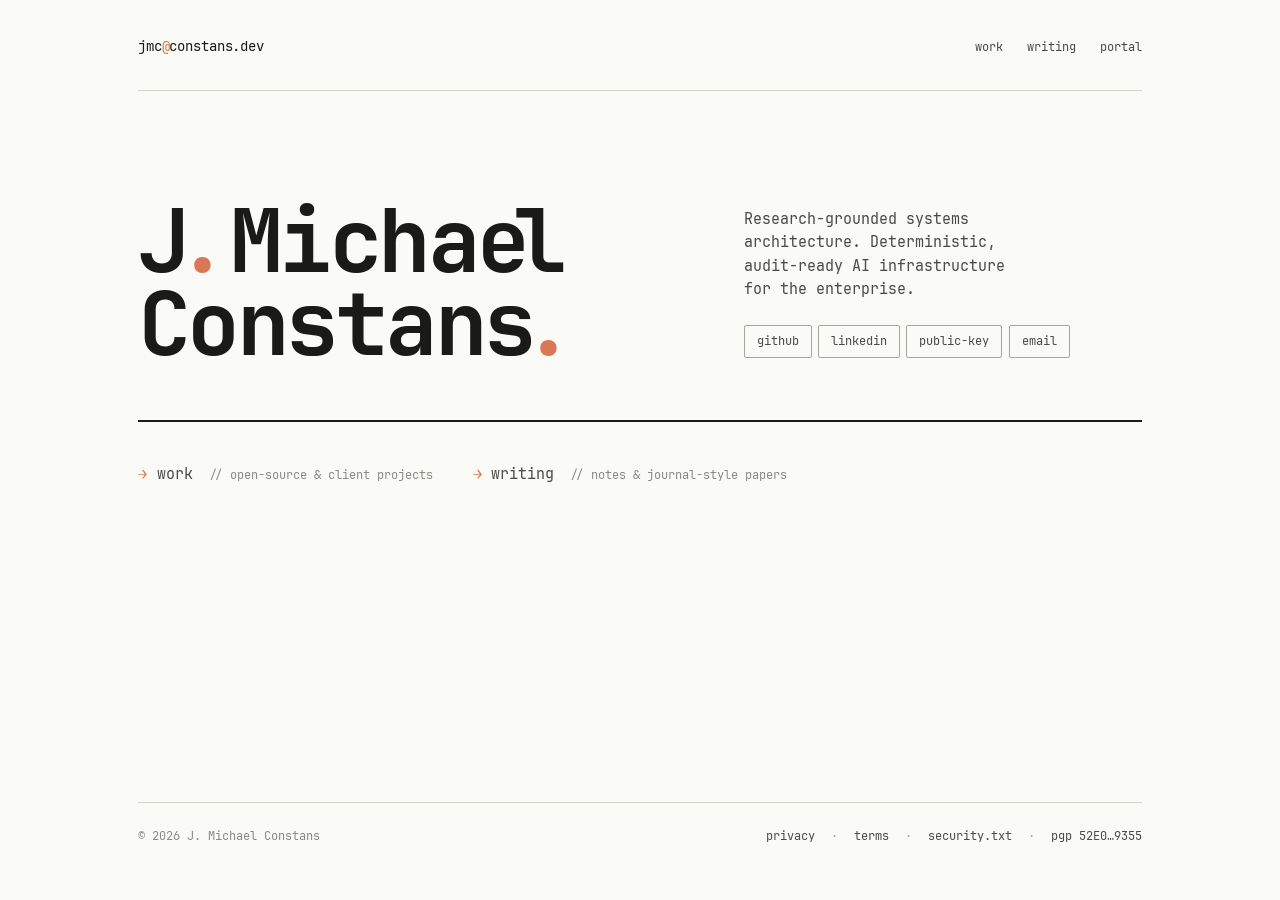
<file: index.html>
<!DOCTYPE html>
<html lang="en">
<head>
  <meta charset="UTF-8">
  <meta name="viewport" content="width=device-width, initial-scale=1.0">
  <title>J. Michael Constans — Principal Engineer</title>
  <meta name="description" content="Research-grounded systems architecture. Deterministic, audit-ready AI infrastructure for the enterprise.">
  <meta name="author" content="J. Michael Constans">

  <!-- Open Graph -->
  <meta property="og:title" content="J. Michael Constans">
  <meta property="og:description" content="Research-grounded systems architecture. Deterministic, audit-ready AI infrastructure for the enterprise.">
  <meta property="og:url" content="https://constans.dev/">
  <meta property="og:type" content="website">

  <link rel="icon" href="/favicon.svg" type="image/svg+xml">
  <link rel="stylesheet" href="/site.css">
  <link rel="alternate" type="application/rss+xml" title="RSS" href="https://constans.dev/feed.xml">
</head>
<body>
  <div class="page">

    <header class="top">
      <div class="id"><a href="/" class="naked">jmc<span class="dot">@</span>constans.dev</a></div>
      <nav aria-label="Primary">
        <a href="/projects/">work</a>
        <a href="/writing/">writing</a>
        <a href="/maintenance.html">portal</a>
      </nav>
    </header>

    <main>
      <section class="home">
        <div class="name-block">
          <h1>
            <span class="l1">J<span class="dot">.</span>Micha<span class="k-el">e</span>l</span>
            <span class="l2">Constans<span class="dot">.</span></span>
          </h1>
        </div>
        <div class="side">
          <p class="lede">Research-grounded systems architecture. Deterministic, audit-ready AI infrastructure for the enterprise.</p>
          <div class="socials">
            <a href="https://github.com/soulstrop" rel="me">github</a>
            <a href="https://linkedin.com/in/jmconstans" rel="me">linkedin</a>
            <a href="/publickey/">public-key</a>
            <a href="mailto:jmc@constans.dev">email</a>
          </div>
        </div>
      </section>

      <nav class="home-nav" aria-label="Sections">
        <a href="/projects/">work<span class="ctx">// open-source &amp; client projects</span></a>
        <a href="/writing/">writing<span class="ctx">// notes &amp; journal-style papers</span></a>
      </nav>
    </main>

    <footer class="site">
      <div class="lf">© 2026 J. Michael Constans</div>
      <div class="rt">
        <a href="/terms/privacy-policy/">privacy</a>
        <span class="sep">·</span>
        <a href="/terms/t-o-s/">terms</a>
        <span class="sep">·</span>
        <a href="/security/policy.txt">security.txt</a>
        <span class="sep">·</span>
        <a href="/publickey/">pgp 52E0…9355</a>
      </div>
    </footer>

  </div>
</body>
</html>
</file>
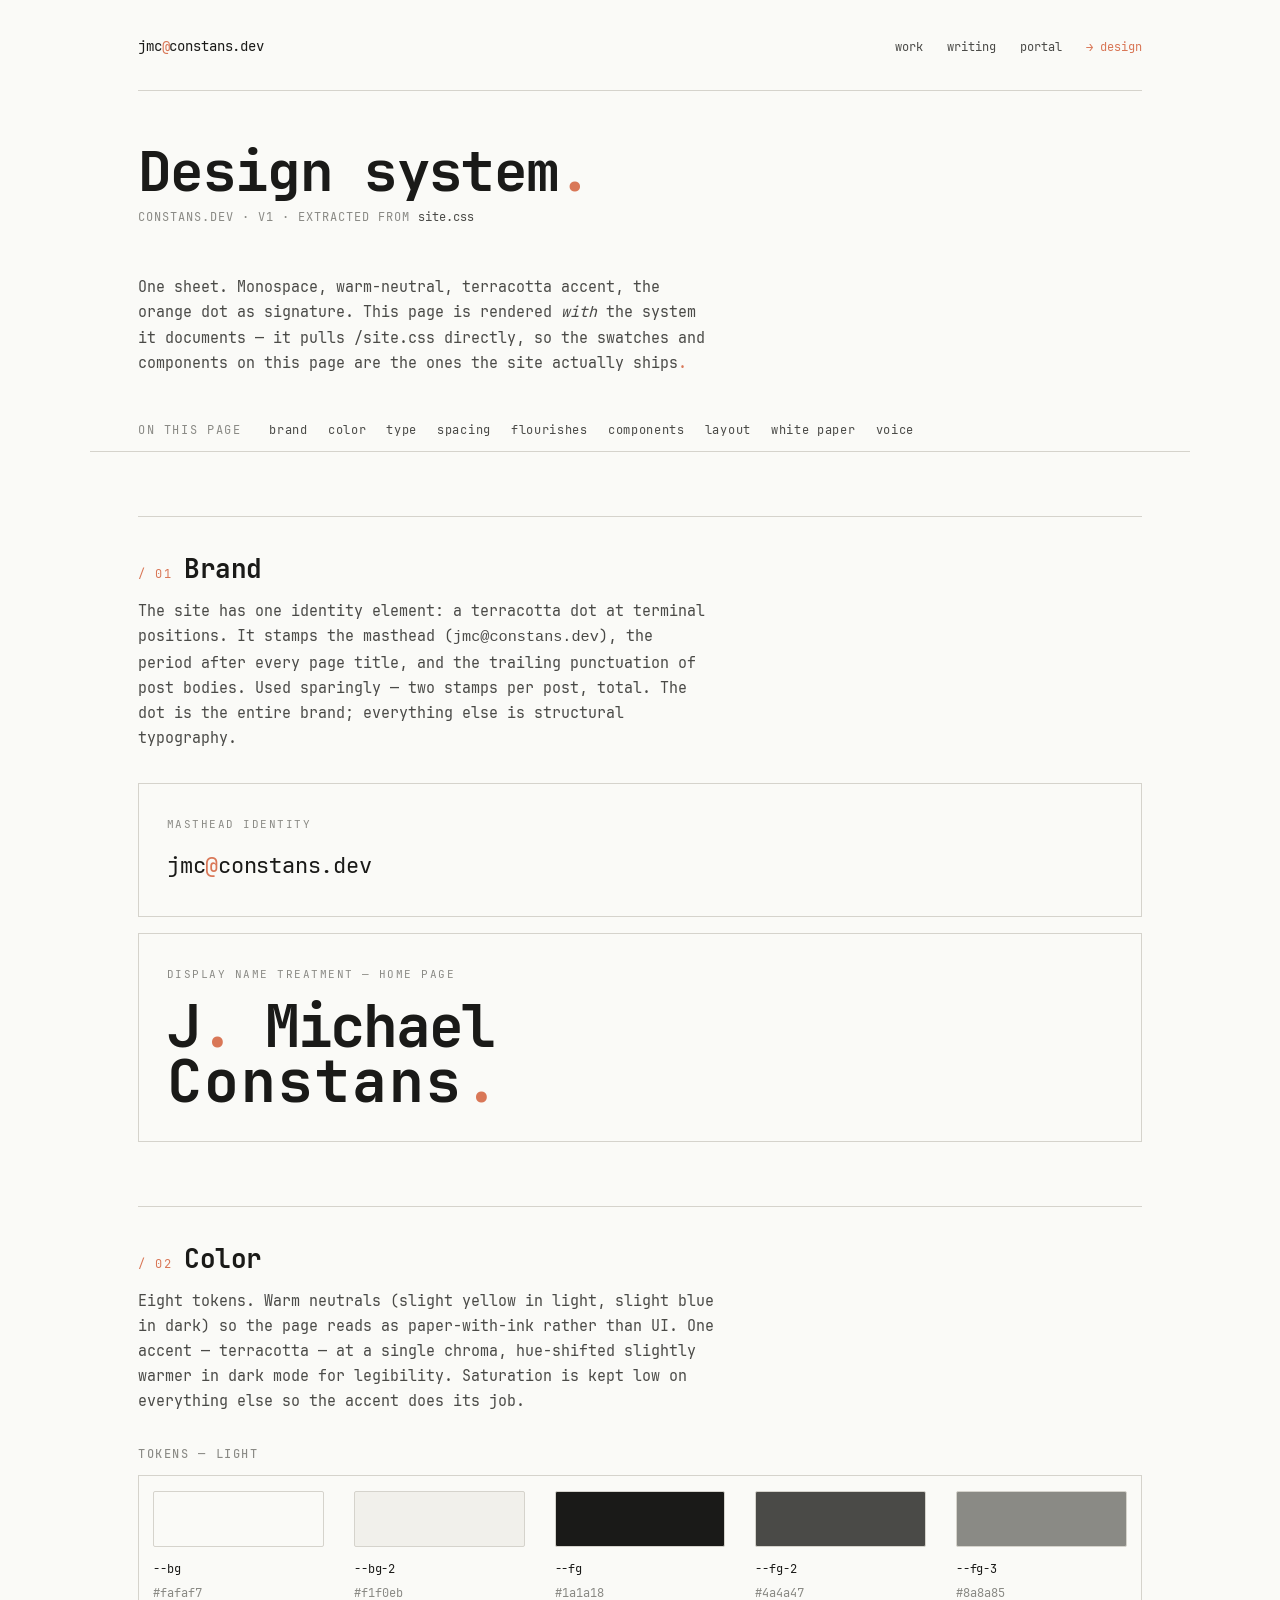
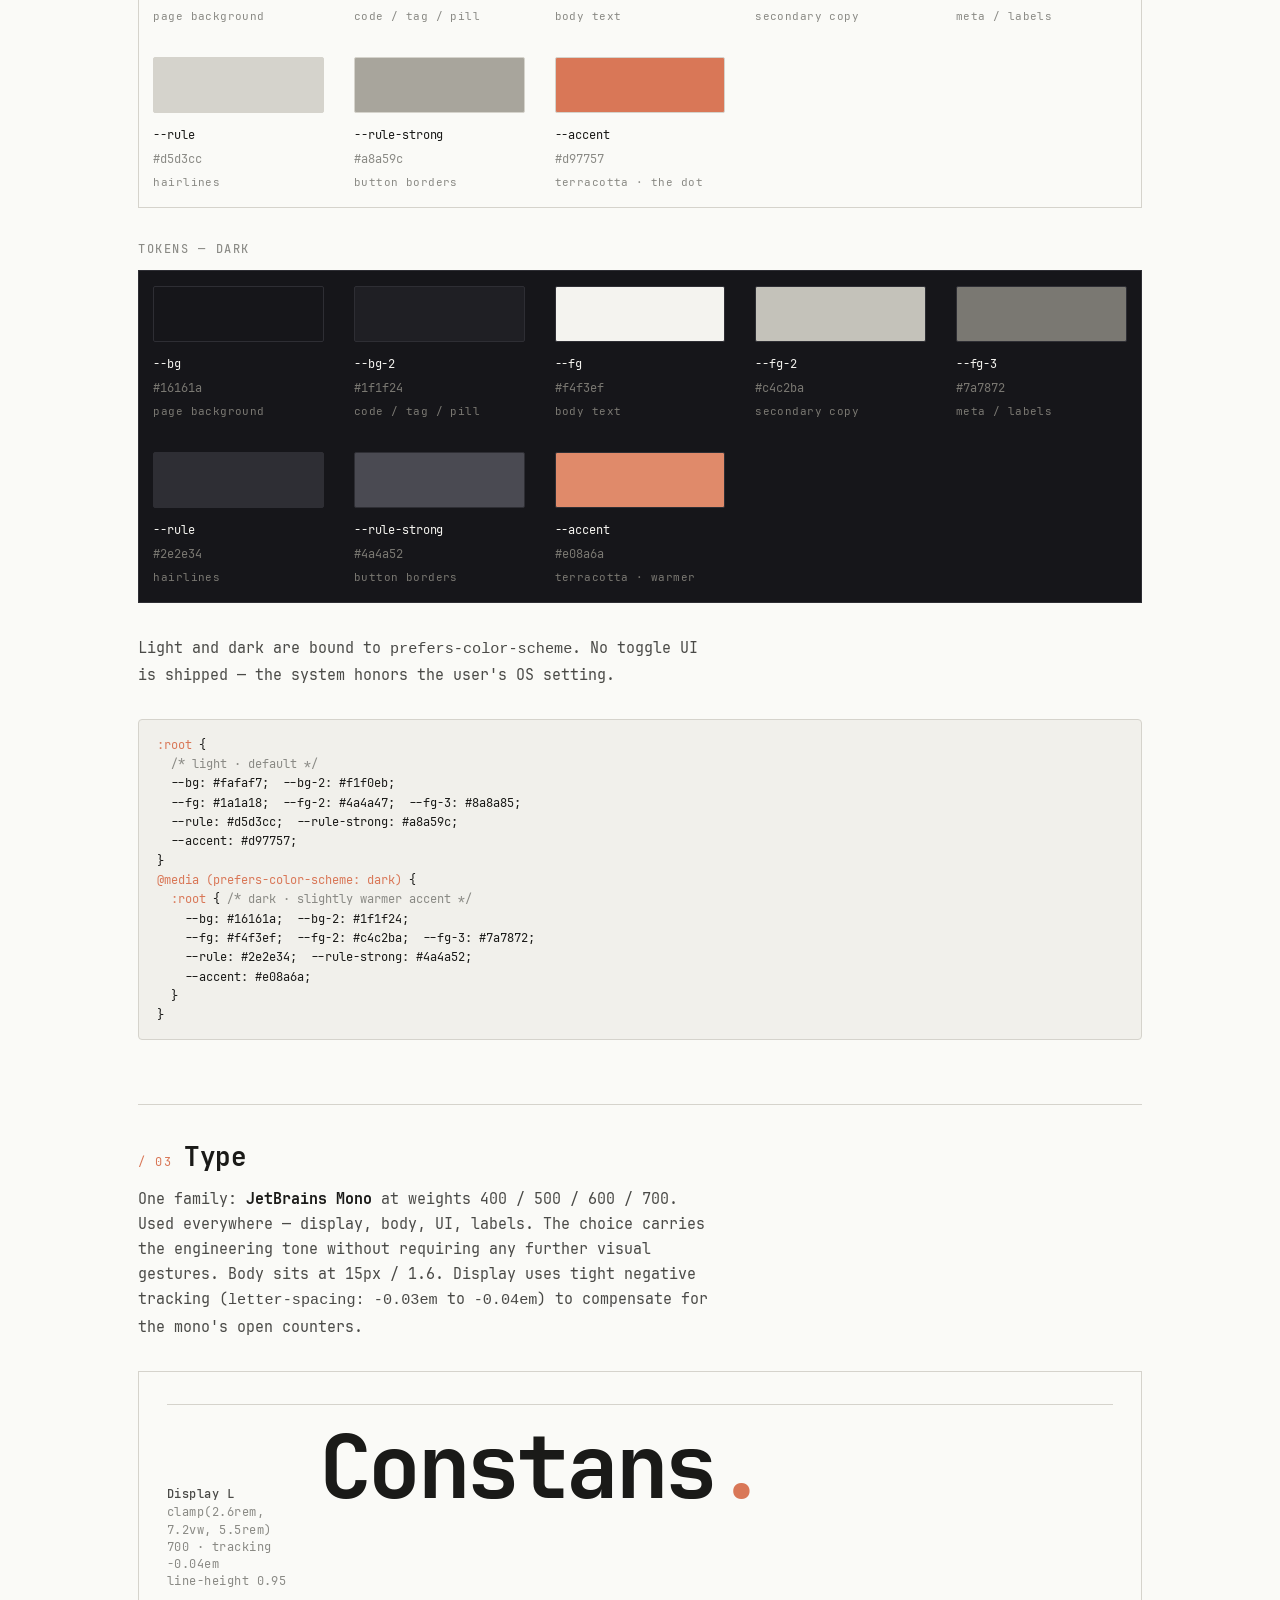
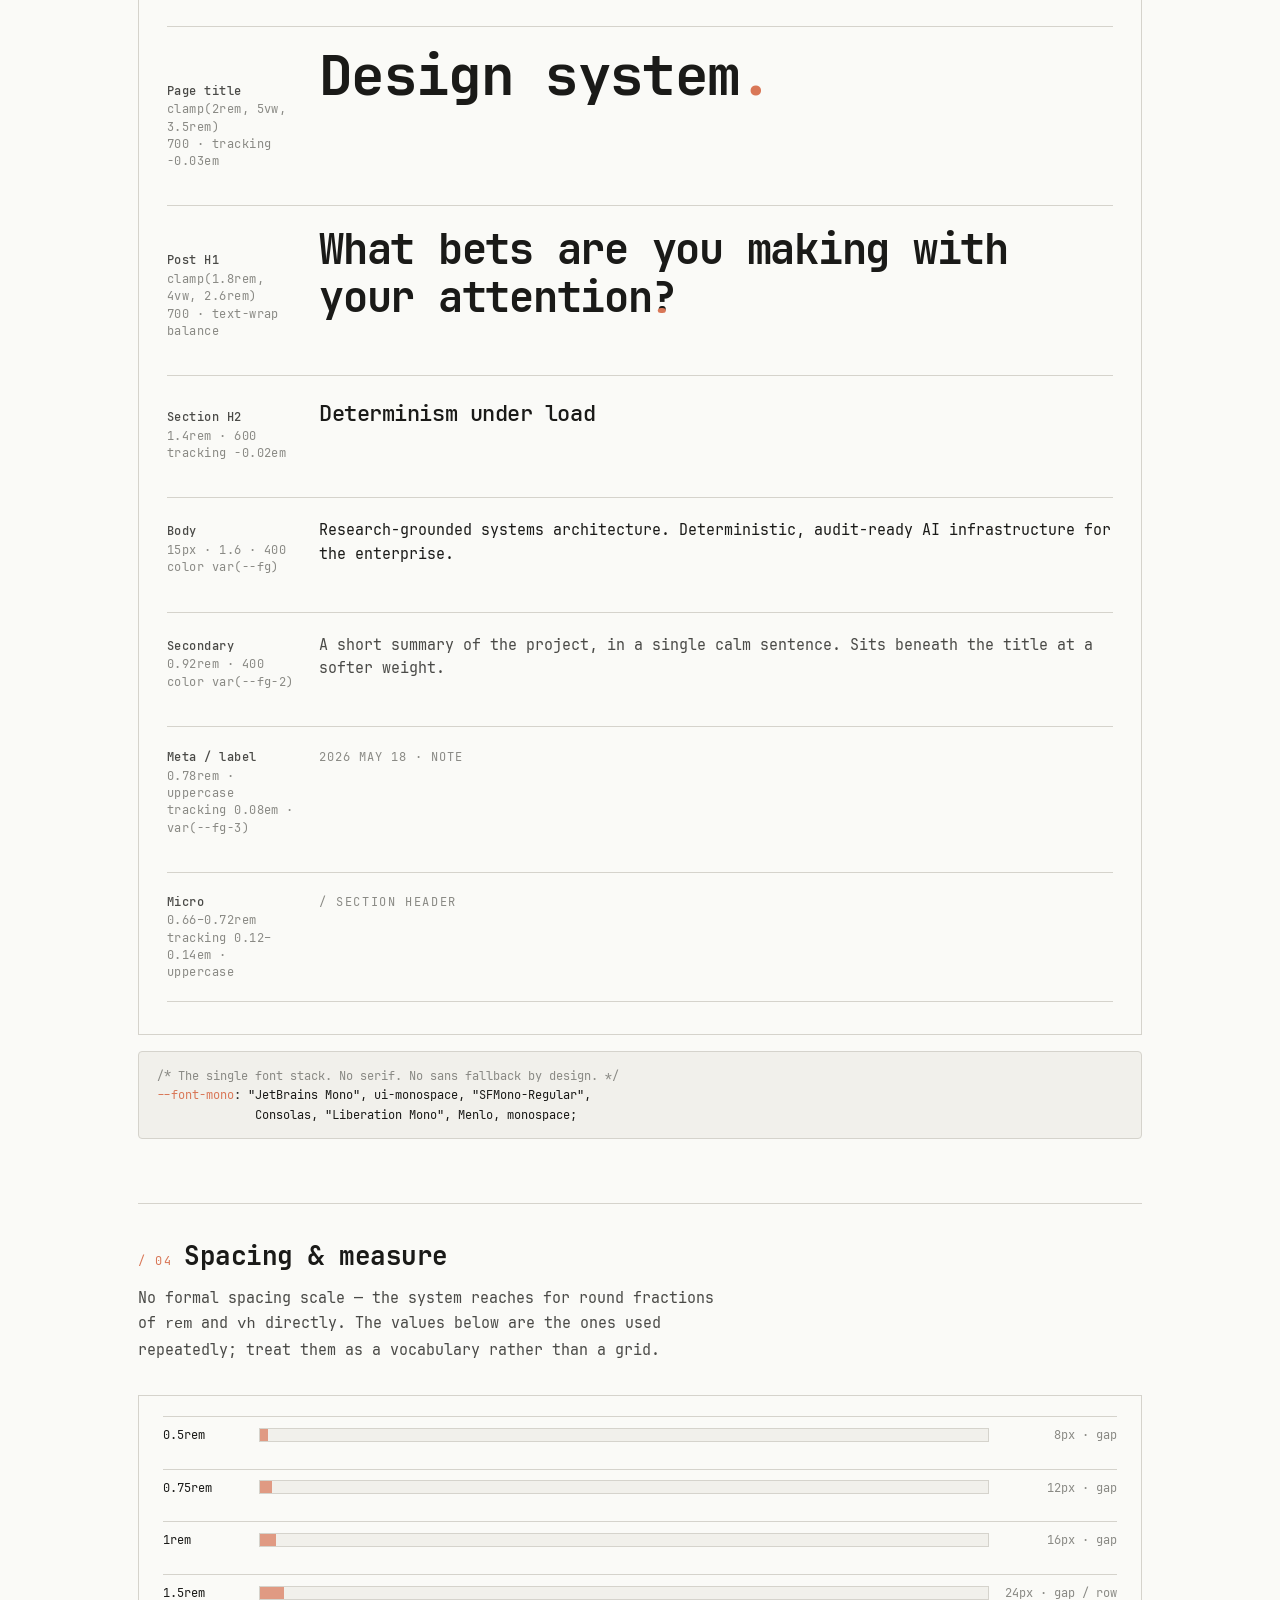
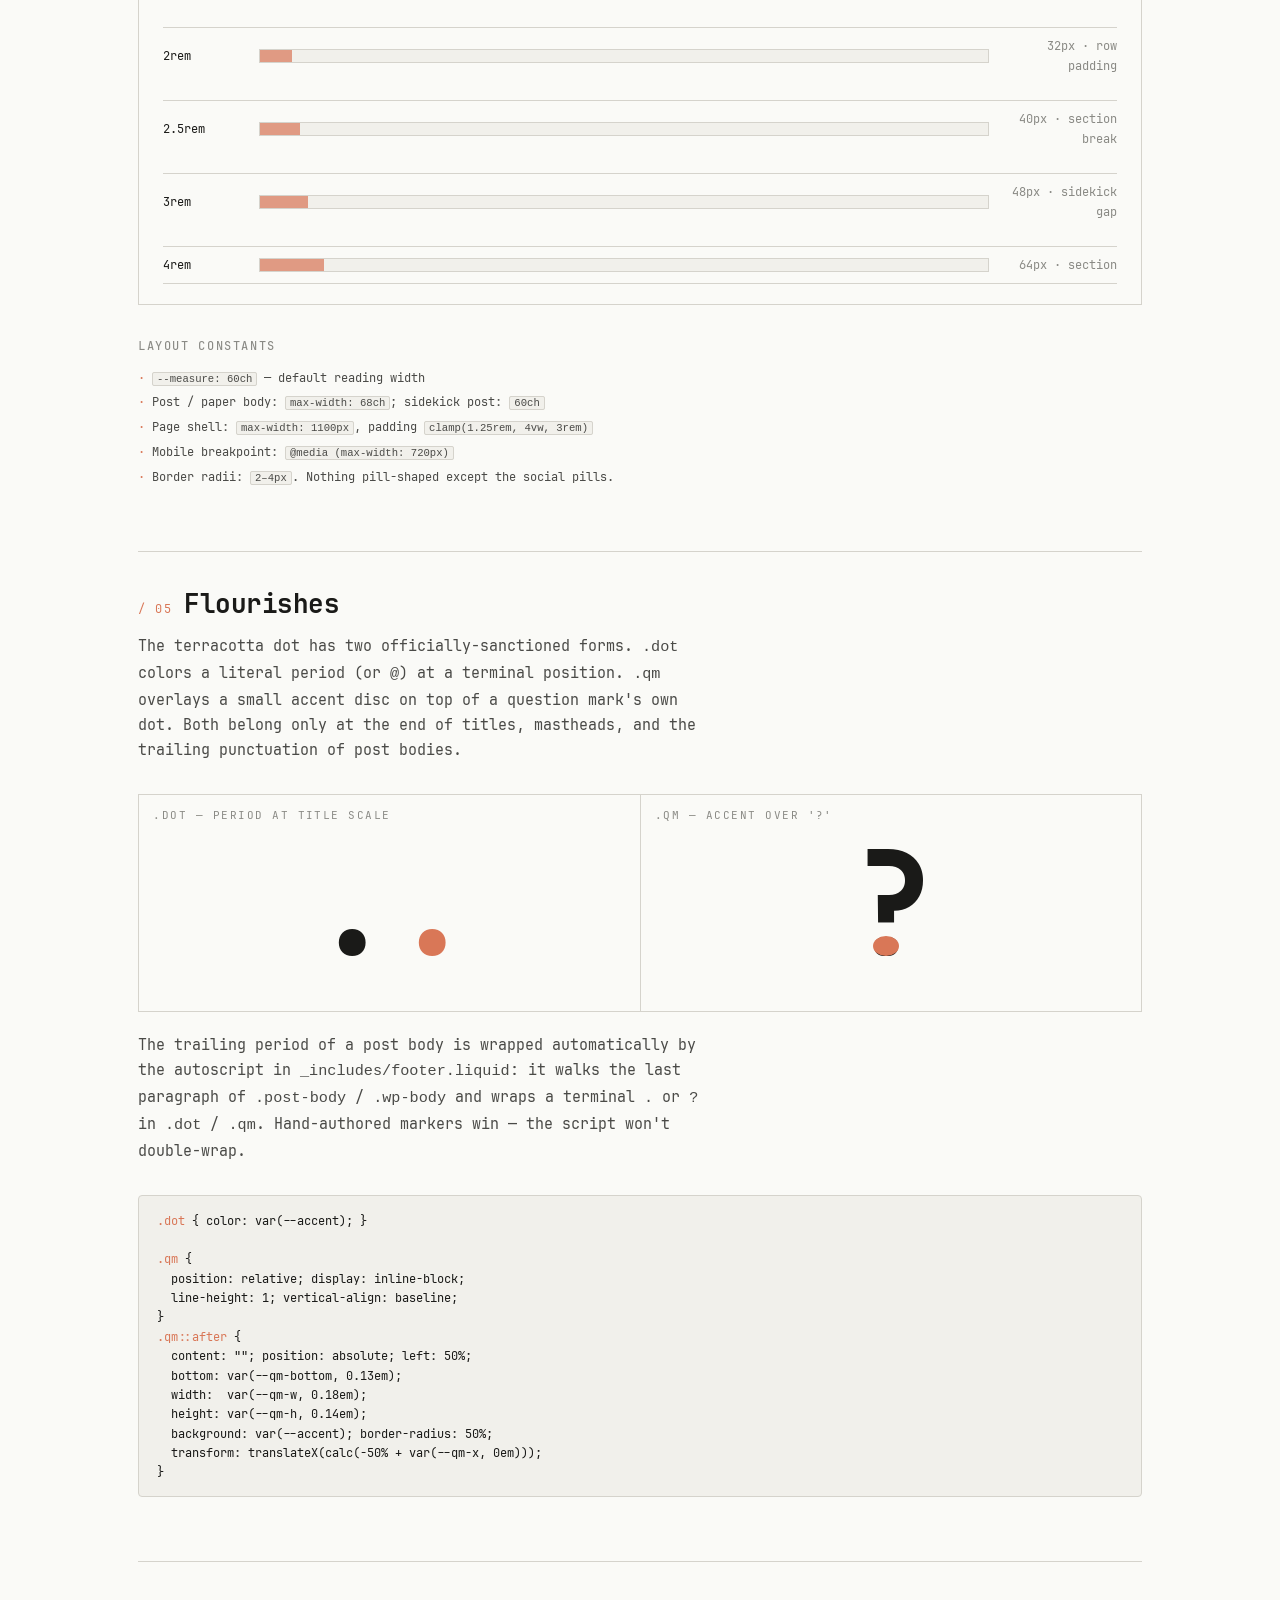
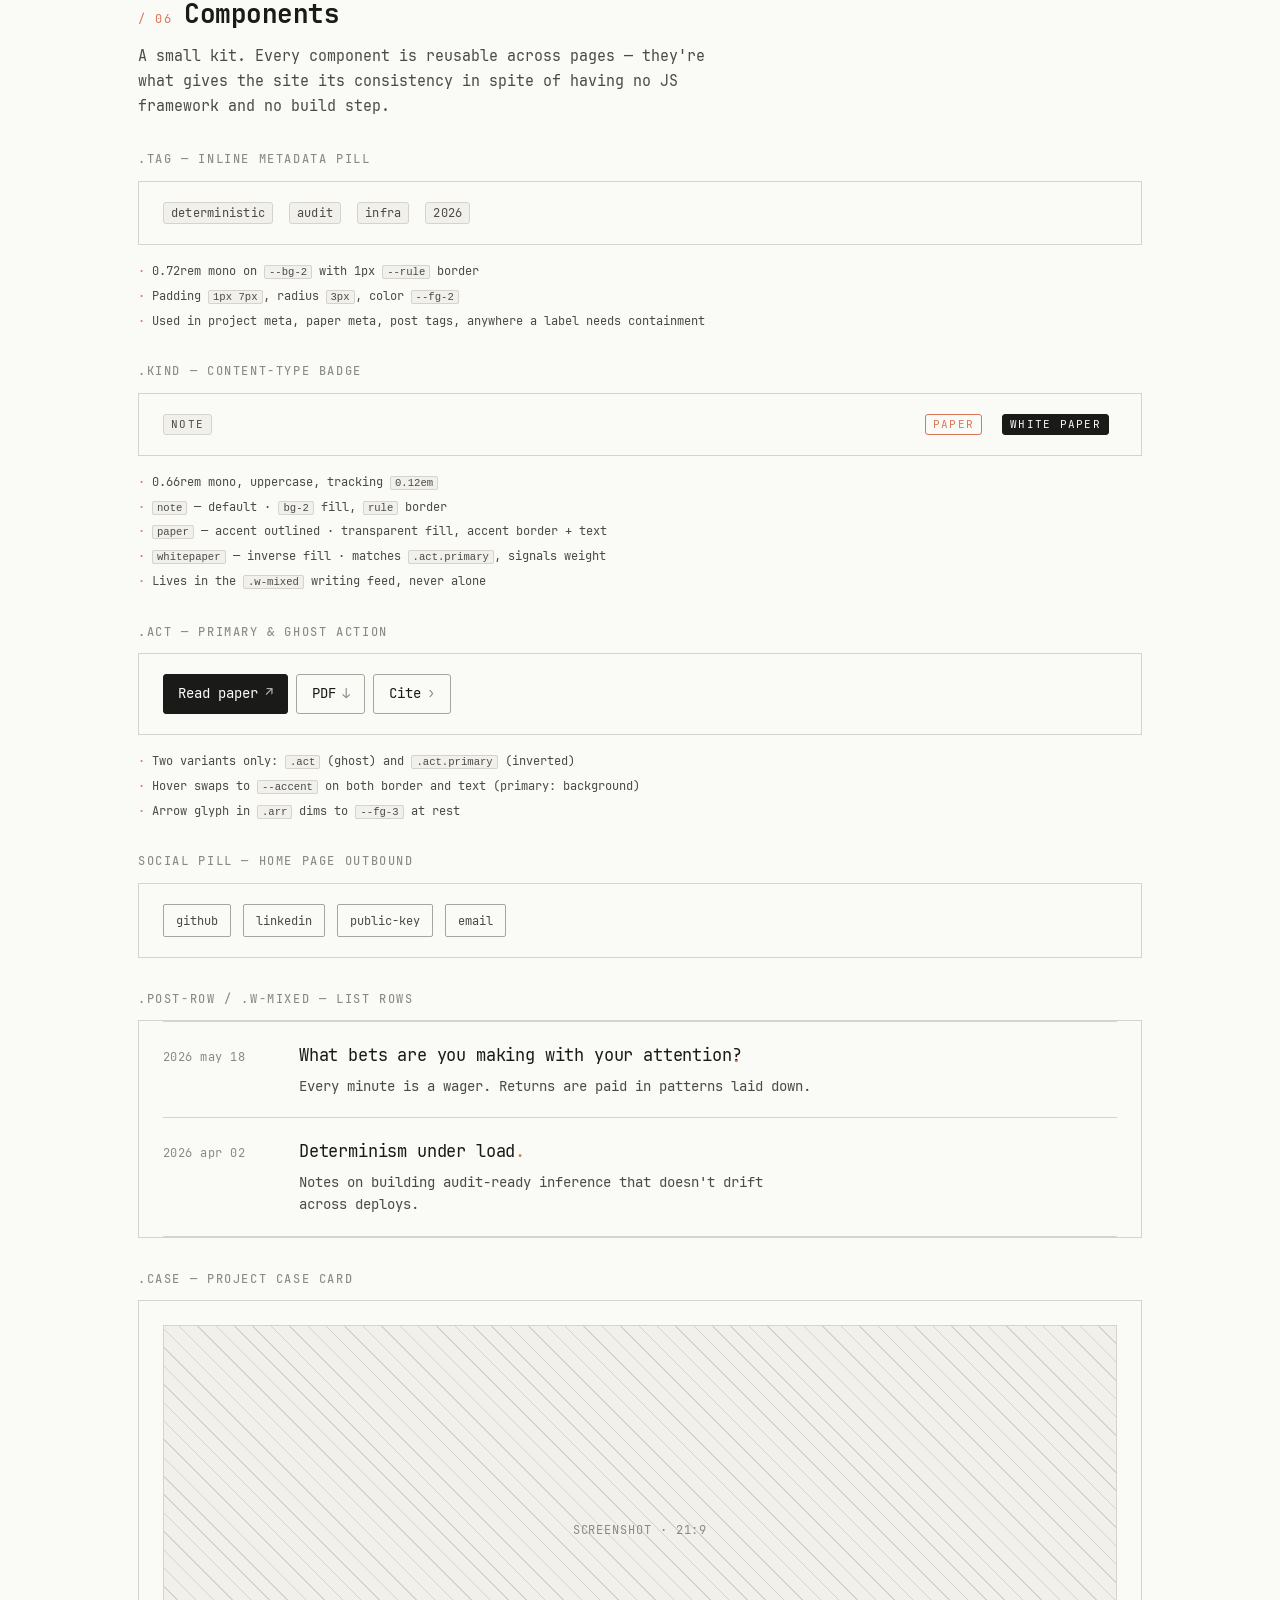
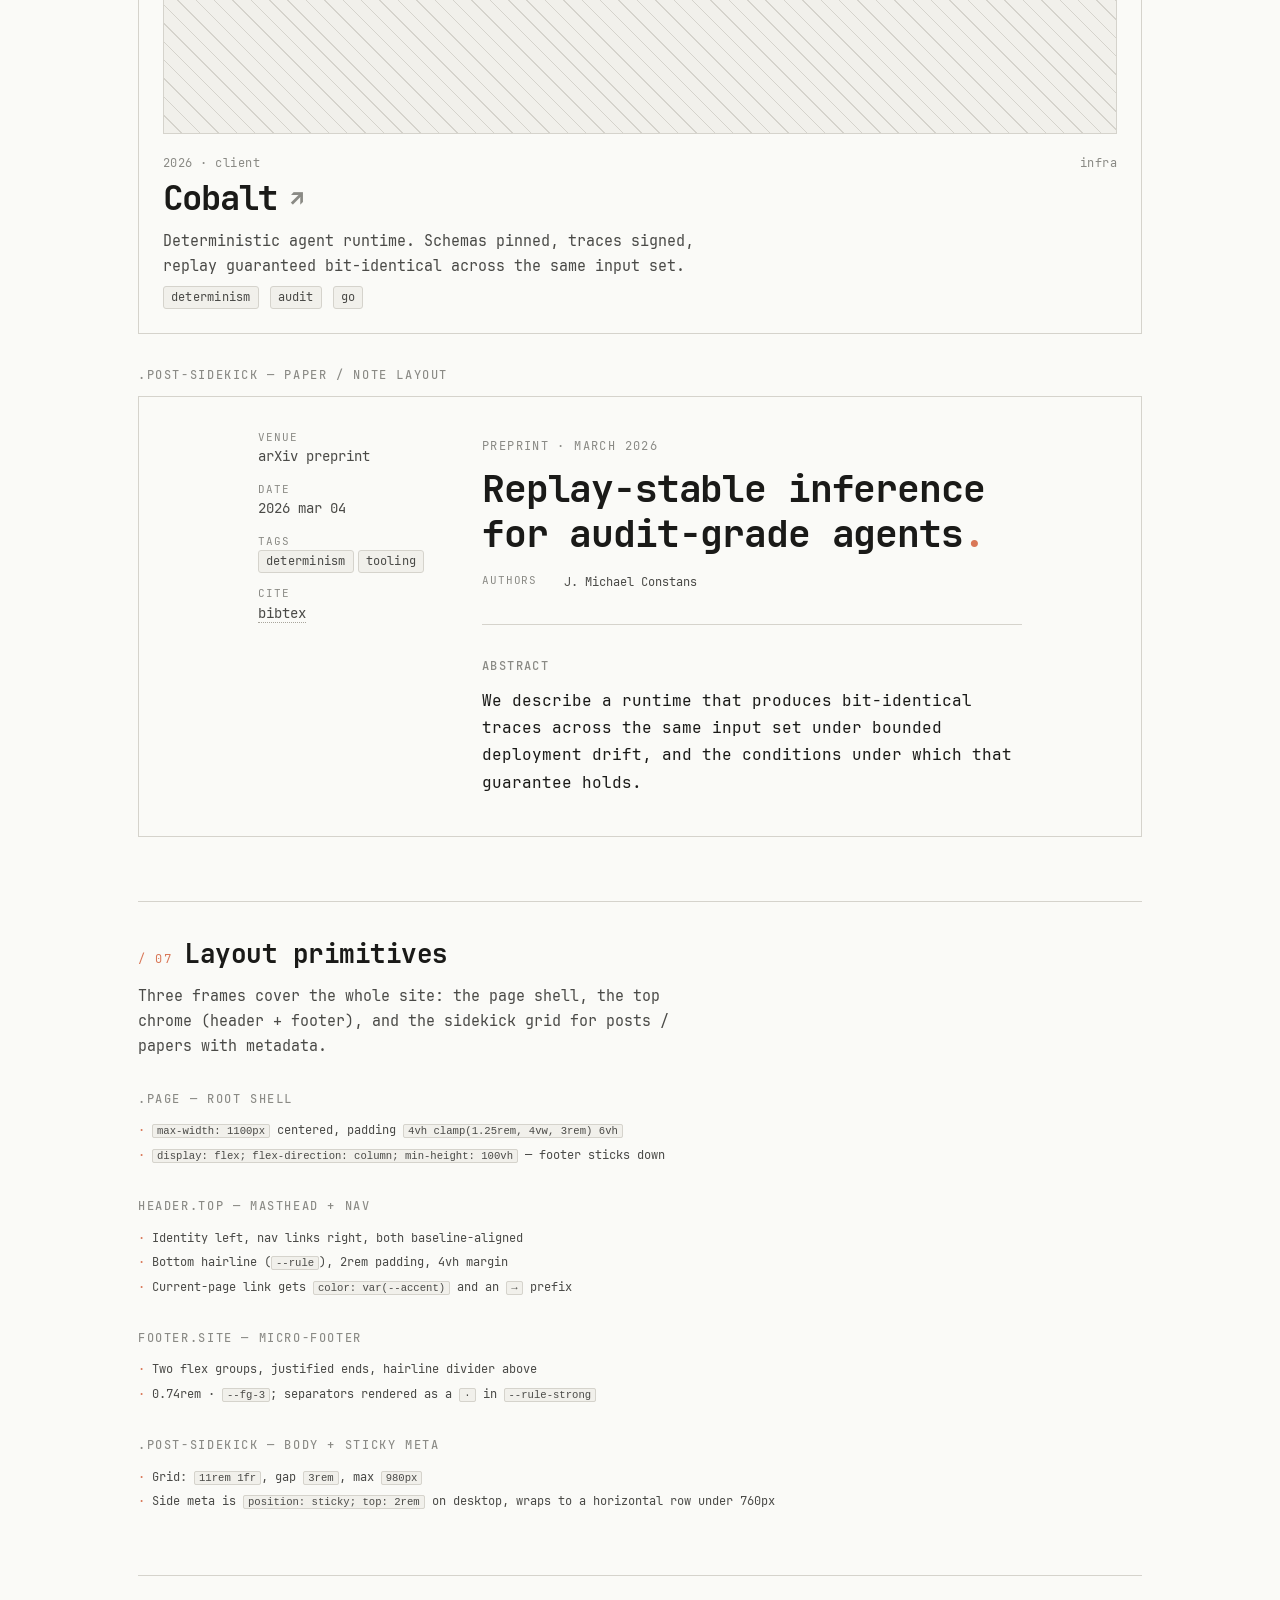
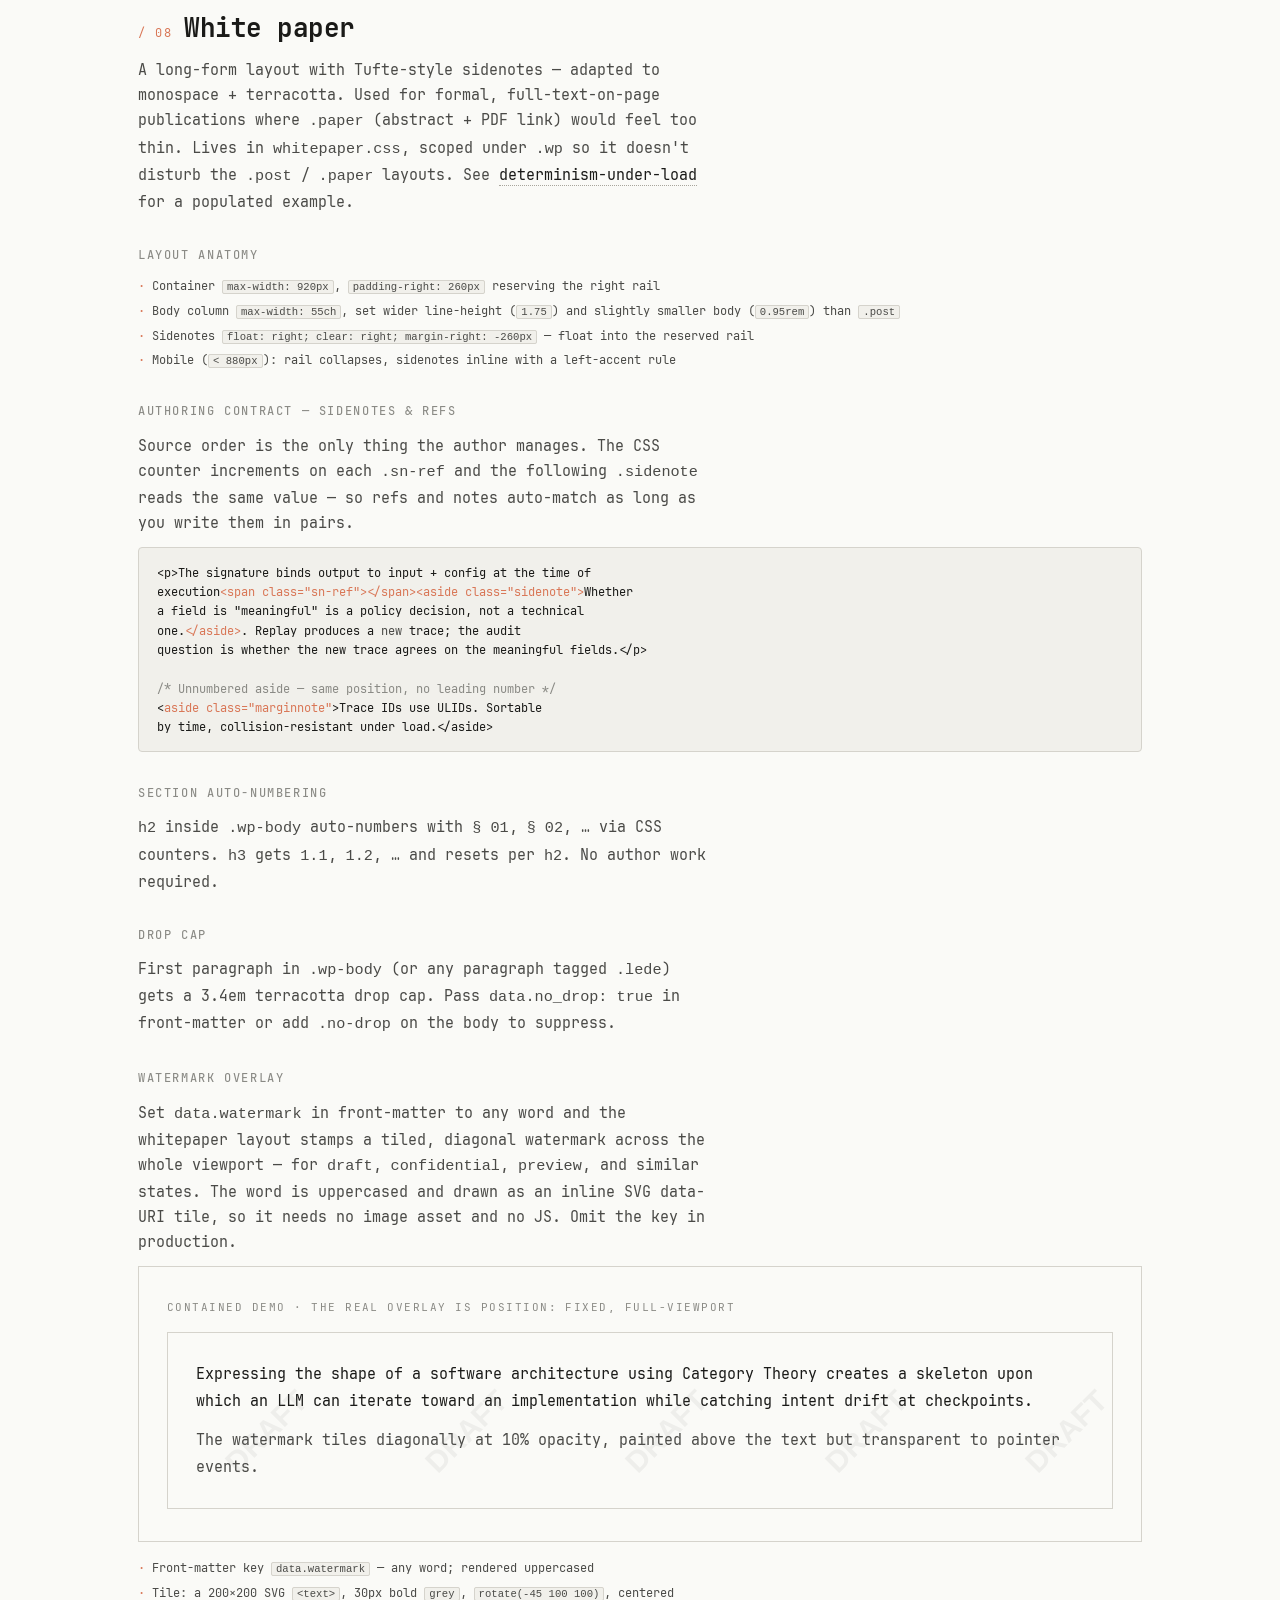
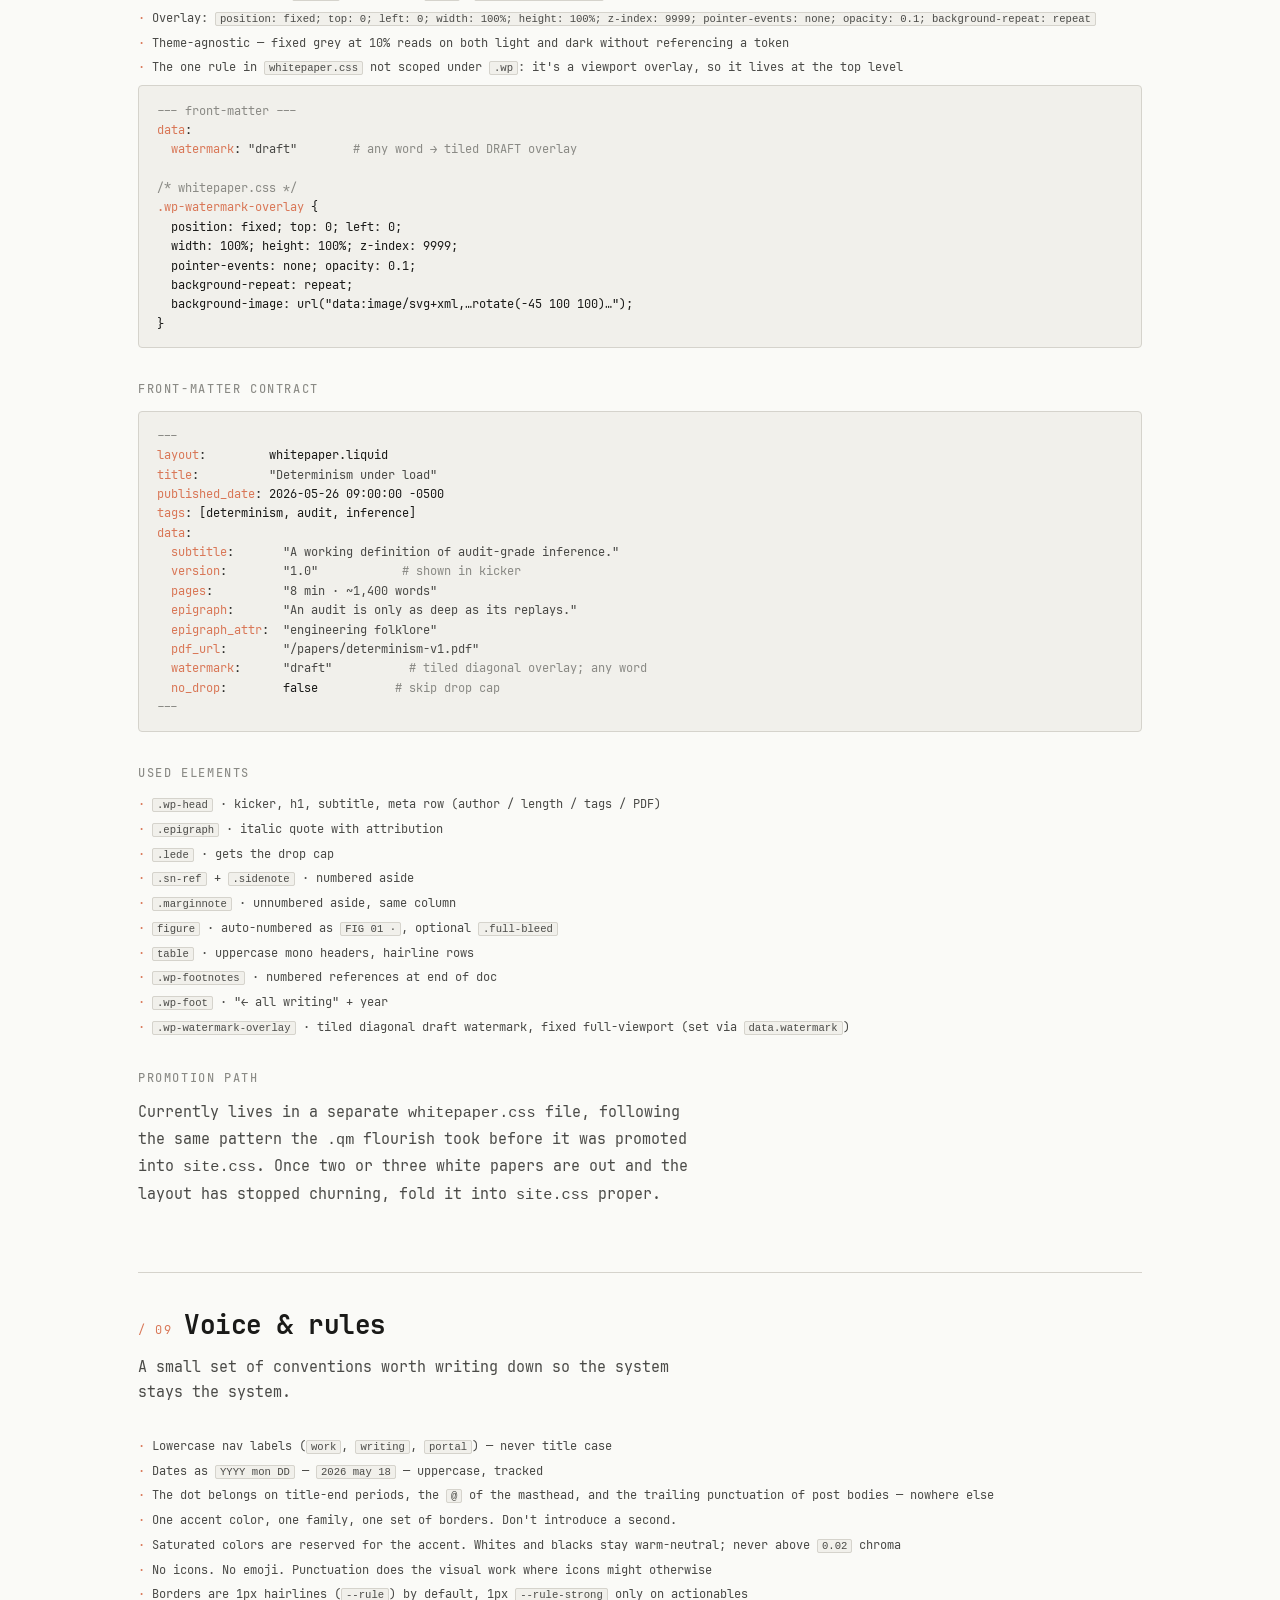
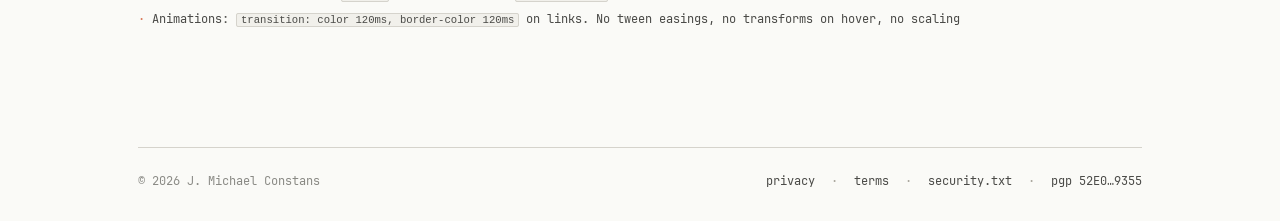
<file: design/index.html>
<!DOCTYPE html>
<html lang="en">
<head>
  <meta charset="UTF-8">
  <meta name="viewport" content="width=device-width, initial-scale=1.0">
  <title>Design system — constans.dev</title>
  <meta name="description" content="The visual language of constans.dev — tokens, type, components, and flourishes.">

  <link rel="icon" href="/favicon.svg" type="image/svg+xml">

  <!-- Open Graph -->
  <meta property="og:title" content="Design system — constans.dev">
  <meta property="og:description" content="The visual language of constans.dev — tokens, type, components, and flourishes.">
  <meta property="og:url" content="https://constans.dev/design/">
  <meta property="og:type" content="website">

  <!-- Self-hosted JetBrains Mono is declared @font-face in site.css.
       Pull production styles directly so this page can't drift. -->
  <link rel="stylesheet" href="/site.css">

  <style>
    /* ============================================================
       Local-only chrome for the design-system page.
       Anything reusable already lives in site.css — these styles
       only handle the documentation layout itself.
       ============================================================ */

    .ds-toc {
      position: sticky;
      top: 0;
      z-index: 5;
      background: var(--bg);
      border-bottom: 1px solid var(--rule);
      margin: 0 calc(-1 * clamp(1.25rem, 4vw, 3rem));
      padding: 0.75rem clamp(1.25rem, 4vw, 3rem);
      display: flex;
      gap: 1.25rem;
      flex-wrap: wrap;
      font-size: 0.72rem;
      letter-spacing: 0.06em;
      color: var(--fg-3);
    }
    .ds-toc a {
      color: var(--fg-2);
      border-bottom: 0;
    }
    .ds-toc a:hover { color: var(--accent); }
    .ds-toc .ds-toc-l {
      text-transform: uppercase;
      letter-spacing: 0.14em;
      color: var(--fg-3);
      margin-right: 0.5rem;
    }

    /* Section header — borrows from the .demo-section pattern
       used in Design Flourishes, formalized here. */
    section.ds {
      margin: 4rem 0;
      padding-top: 2rem;
      border-top: 1px solid var(--rule);
      scroll-margin-top: 4rem;
    }
    section.ds > .ds-h {
      display: flex;
      align-items: baseline;
      gap: 0.75rem;
      margin: 0 0 0.5rem;
    }
    section.ds > .ds-h .ds-num {
      font-family: var(--font-mono);
      font-size: 0.72rem;
      letter-spacing: 0.14em;
      color: var(--accent);
    }
    section.ds > .ds-h h2 {
      margin: 0;
      font-family: var(--font-mono);
      font-weight: 700;
      font-size: 1.6rem;
      letter-spacing: -0.02em;
      color: var(--fg);
    }
    section.ds > .ds-lede {
      font-size: 0.95rem;
      color: var(--fg-2);
      max-width: 64ch;
      line-height: 1.65;
      margin: 0 0 2rem;
    }
    section.ds .ds-sub {
      font-family: var(--font-mono);
      font-size: 0.72rem;
      letter-spacing: 0.14em;
      text-transform: uppercase;
      color: var(--fg-3);
      margin: 2rem 0 0.75rem;
      font-weight: 500;
    }

    /* Specimen frame — used to display a sample on a clean bg. */
    .spec {
      border: 1px solid var(--rule);
      background: var(--bg);
      padding: 2rem 1.75rem;
      margin: 0.5rem 0 1rem;
      display: flex;
      flex-direction: column;
      gap: 1rem;
    }
    .spec.compact { padding: 1.25rem 1.5rem; }
    .spec.dual {
      display: grid;
      grid-template-columns: 1fr 1fr;
      gap: 0;
      padding: 0;
      background: var(--rule);
    }
    .spec.dual > .spec-half {
      background: var(--bg);
      padding: 1.75rem 1.5rem;
      display: flex;
      flex-direction: column;
      gap: 0.5rem;
    }
    .spec.dark-half {
      /* the right half forces a synthetic dark scheme */
      background: var(--rule);
    }

    /* Tiny caption above a specimen */
    .spec-label {
      font-family: var(--font-mono);
      font-size: 0.66rem;
      letter-spacing: 0.14em;
      text-transform: uppercase;
      color: var(--fg-3);
    }

    /* ----- Color tokens grid ----- */
    .token-grid {
      display: grid;
      grid-template-columns: repeat(auto-fill, minmax(180px, 1fr));
      gap: 1px;
      background: var(--rule);
      border: 1px solid var(--rule);
    }
    .swatch {
      background: var(--bg);
      padding: 0.9rem 0.9rem 1rem;
      display: flex;
      flex-direction: column;
      gap: 0.35rem;
    }
    .swatch .chip {
      width: 100%;
      height: 56px;
      border: 1px solid var(--rule);
      border-radius: 2px;
      margin-bottom: 0.4rem;
    }
    .swatch .name {
      font-family: var(--font-mono);
      font-size: 0.78rem;
      letter-spacing: -0.01em;
      color: var(--fg);
    }
    .swatch .hex {
      font-family: var(--font-mono);
      font-size: 0.72rem;
      color: var(--fg-3);
    }
    .swatch .use {
      font-family: var(--font-mono);
      font-size: 0.66rem;
      color: var(--fg-3);
      letter-spacing: 0.04em;
    }

    /* The right column simulates dark mode regardless of the user's OS
       setting, so a light-mode visitor can still see the dark tokens. */
    .scheme-dark {
      --bg: #16161a;
      --bg-2: #1f1f24;
      --fg: #f4f3ef;
      --fg-2: #c4c2ba;
      --fg-3: #7a7872;
      --rule: #2e2e34;
      --rule-strong: #4a4a52;
      --accent: #e08a6a;
      background: var(--bg);
      color: var(--fg);
    }
    .scheme-light {
      --bg: #fafaf7;
      --bg-2: #f1f0eb;
      --fg: #1a1a18;
      --fg-2: #4a4a47;
      --fg-3: #8a8a85;
      --rule: #d5d3cc;
      --rule-strong: #a8a59c;
      --accent: #d97757;
      background: var(--bg);
      color: var(--fg);
    }

    /* ----- Type scale rows ----- */
    .type-row {
      display: grid;
      grid-template-columns: 8rem 1fr;
      gap: 1.5rem;
      padding: 1.25rem 0;
      border-top: 1px solid var(--rule);
      align-items: baseline;
    }
    .type-row:last-child { border-bottom: 1px solid var(--rule); }
    .type-row .type-meta {
      font-family: var(--font-mono);
      font-size: 0.72rem;
      color: var(--fg-3);
      letter-spacing: 0.04em;
      line-height: 1.5;
    }
    .type-row .type-meta strong { color: var(--fg-2); font-weight: 600; display: block; font-size: 0.78rem; }
    .type-sample { font-family: var(--font-mono); color: var(--fg); }

    /* ----- Spacing / scale visualization ----- */
    .scale-row {
      display: grid;
      grid-template-columns: 5rem 1fr 7rem;
      gap: 1rem;
      padding: 0.5rem 0;
      border-top: 1px solid var(--rule);
      align-items: center;
      font-family: var(--font-mono);
      font-size: 0.78rem;
    }
    .scale-row:last-child { border-bottom: 1px solid var(--rule); }
    .scale-row .scale-name { color: var(--fg); }
    .scale-row .scale-bar {
      background: var(--bg-2);
      border: 1px solid var(--rule);
      height: 14px;
    }
    .scale-row .scale-bar-fill {
      height: 100%;
      background: var(--accent);
      opacity: 0.7;
    }
    .scale-row .scale-px { color: var(--fg-3); text-align: right; }

    /* ----- Code snippets (mirror Design Flourishes) ----- */
    pre.snippet {
      font-family: var(--font-mono);
      font-size: 0.78rem;
      line-height: 1.55;
      background: var(--bg-2);
      border: 1px solid var(--rule);
      border-radius: 4px;
      padding: 0.9rem 1.1rem;
      overflow-x: auto;
      color: var(--fg);
      margin: 0.5rem 0 1.25rem;
    }
    pre.snippet .c { color: var(--fg-3); }
    pre.snippet .k { color: var(--accent); }
    pre.snippet .s { color: var(--fg-2); }

    /* ----- Component shelf — places components in a calm frame ----- */
    .shelf {
      display: flex;
      flex-wrap: wrap;
      gap: 0.75rem;
      align-items: center;
    }

    /* ----- Anatomy bullets (for explaining a component) ----- */
    .anatomy {
      list-style: none;
      padding: 0;
      margin: 0.5rem 0 0;
      font-family: var(--font-mono);
      font-size: 0.78rem;
      color: var(--fg-2);
      display: flex;
      flex-direction: column;
      gap: 0.3rem;
    }
    .anatomy li::before {
      content: "·  ";
      color: var(--accent);
    }
    .anatomy code {
      background: var(--bg-2);
      border: 1px solid var(--rule);
      padding: 0 4px;
      border-radius: 2px;
      font-size: 0.85em;
    }

    /* Big close-up of the dot/qmark, like the flourishes page */
    .closeup {
      display: grid;
      grid-template-columns: 1fr 1fr;
      gap: 1px;
      background: var(--rule);
      border: 1px solid var(--rule);
      margin: 0.5rem 0 1.25rem;
    }
    .closeup > div {
      background: var(--bg);
      padding: 2.25rem 2rem;
      display: flex;
      align-items: center;
      justify-content: center;
      position: relative;
      min-height: 180px;
    }
    .closeup .spec-label {
      position: absolute;
      top: 0.75rem;
      left: 0.9rem;
    }
    .closeup .glyph {
      font-family: var(--font-mono);
      font-weight: 700;
      font-size: clamp(6rem, 12vw, 9rem);
      line-height: 1;
      letter-spacing: -0.04em;
    }

    /* Sticky mini header offset for in-page jumps */
    section.ds[id] { scroll-margin-top: 5rem; }

    /* The qm flourish from site (re-imported tokens) */
    .qm {
      position: relative;
      display: inline-block;
      line-height: 1;
      vertical-align: baseline;
    }
    .qm::after {
      content: "";
      position: absolute;
      left: 50%;
      bottom: 0.13em;
      width: 0.18em;
      height: 0.14em;
      background: var(--accent);
      border-radius: 50%;
      transform: translateX(calc(-50% + -0.035em));
      pointer-events: none;
    }

    /* Watermark overlay — contained demo of the .wp-watermark-overlay
       feature. The real overlay is position: fixed covering the viewport;
       here it's position: absolute so the tiling stays inside the specimen. */
    .wm-demo {
      position: relative;
      overflow: hidden;
      padding: 1.75rem;
      border: 1px solid var(--rule);
      background: var(--bg);
    }
    .wm-demo > p { position: relative; z-index: 0; }
    .wm-demo::after {
      content: "";
      position: absolute;
      inset: 0;
      pointer-events: none;
      opacity: 0.1;
      background-repeat: repeat;
      background-image: url('data:image/svg+xml,%3Csvg xmlns=%27http://www.w3.org/2000/svg%27 width=%27200%27 height=%27200%27%3E%3Ctext x=%2750%25%27 y=%2750%25%27 font-size=%2730%27 font-weight=%27bold%27 fill=%27grey%27 font-family=%27sans-serif%27 text-anchor=%27middle%27 dominant-baseline=%27middle%27 transform=%27rotate(-45 100 100)%27%3EDRAFT%3C/text%3E%3C/svg%3E');
    }

    @media (max-width: 720px) {
      .spec.dual { grid-template-columns: 1fr; }
      .closeup { grid-template-columns: 1fr; }
      .type-row { grid-template-columns: 1fr; }
      .scale-row { grid-template-columns: 4rem 1fr 5rem; }
    }
  </style>
</head>
<body>
  <div class="page">

    <!-- Site header — same component as production -->
    <header class="top">
      <div class="id"><a href="/" class="naked">jmc<span class="dot">@</span>constans.dev</a></div>
      <nav aria-label="Primary">
        <a href="/projects/">work</a>
        <a href="/writing/">writing</a>
        <a href="/maintenance.html">portal</a>
        <a href="/design/" aria-current="page">design</a>
      </nav>
    </header>

    <main>

      <h1 class="page-title">Design system<span class="dot">.</span></h1>
      <p class="page-sub">constans.dev · v1 · extracted from <code style="font-family:var(--font-mono); text-transform: none; letter-spacing: 0; color: var(--fg-2);">site.css</code></p>

      <p style="color: var(--fg-2); max-width: 64ch; line-height: 1.7; margin: 0 0 2rem;">
        One sheet. Monospace, warm-neutral, terracotta accent, the orange
        dot as signature. This page is rendered <em>with</em> the system
        it documents — it pulls
        <code style="font-family:var(--font-mono);">/site.css</code>
        directly, so the swatches and components on this page are the
        ones the site actually ships<span class="dot">.</span>
      </p>

      <!-- In-page TOC -->
      <nav class="ds-toc" aria-label="On this page">
        <span class="ds-toc-l">on this page</span>
        <a href="#brand">brand</a>
        <a href="#color">color</a>
        <a href="#type">type</a>
        <a href="#scale">spacing</a>
        <a href="#flourishes">flourishes</a>
        <a href="#components">components</a>
        <a href="#layout">layout</a>
        <a href="#whitepaper">white paper</a>
        <a href="#voice">voice</a>
      </nav>

      <!-- ============================================================
           01 · BRAND
           ============================================================ -->
      <section class="ds" id="brand">
        <div class="ds-h"><span class="ds-num">/ 01</span><h2>Brand</h2></div>
        <p class="ds-lede">
          The site has one identity element: a terracotta dot at terminal
          positions. It stamps the masthead (<code>jmc@constans.dev</code>),
          the period after every page title, and the trailing punctuation
          of post bodies. Used sparingly — two stamps per post, total. The
          dot is the entire brand; everything else is structural typography.
        </p>

        <div class="spec">
          <div class="spec-label">Masthead identity</div>
          <div style="font-family: var(--font-mono); font-size: 1.4rem; letter-spacing: -0.01em;">jmc<span class="dot">@</span>constans.dev</div>
        </div>

        <div class="spec">
          <div class="spec-label">Display name treatment — home page</div>
          <div style="font-family: var(--font-mono); font-weight: 700; font-size: clamp(2rem, 5vw, 3.6rem); line-height: 0.95; letter-spacing: -0.04em;">
            <span style="display:block;">J<span class="dot">.</span> Michael</span>
            <span style="display:block; letter-spacing: calc(1ch / 8 - 0.04em);">Constans<span class="dot">.</span></span>
          </div>
        </div>
      </section>

      <!-- ============================================================
           02 · COLOR
           ============================================================ -->
      <section class="ds" id="color">
        <div class="ds-h"><span class="ds-num">/ 02</span><h2>Color</h2></div>
        <p class="ds-lede">
          Eight tokens. Warm neutrals (slight yellow in light, slight blue
          in dark) so the page reads as paper-with-ink rather than UI. One
          accent — terracotta — at a single chroma, hue-shifted slightly
          warmer in dark mode for legibility. Saturation is kept low on
          everything else so the accent does its job.
        </p>

        <div class="ds-sub">Tokens — light</div>
        <div class="scheme-light token-grid">
          <div class="swatch"><div class="chip" style="background: #fafaf7;"></div><div class="name">--bg</div><div class="hex">#fafaf7</div><div class="use">page background</div></div>
          <div class="swatch"><div class="chip" style="background: #f1f0eb;"></div><div class="name">--bg-2</div><div class="hex">#f1f0eb</div><div class="use">code / tag / pill</div></div>
          <div class="swatch"><div class="chip" style="background: #1a1a18;"></div><div class="name">--fg</div><div class="hex">#1a1a18</div><div class="use">body text</div></div>
          <div class="swatch"><div class="chip" style="background: #4a4a47;"></div><div class="name">--fg-2</div><div class="hex">#4a4a47</div><div class="use">secondary copy</div></div>
          <div class="swatch"><div class="chip" style="background: #8a8a85;"></div><div class="name">--fg-3</div><div class="hex">#8a8a85</div><div class="use">meta / labels</div></div>
          <div class="swatch"><div class="chip" style="background: #d5d3cc;"></div><div class="name">--rule</div><div class="hex">#d5d3cc</div><div class="use">hairlines</div></div>
          <div class="swatch"><div class="chip" style="background: #a8a59c;"></div><div class="name">--rule-strong</div><div class="hex">#a8a59c</div><div class="use">button borders</div></div>
          <div class="swatch"><div class="chip" style="background: #d97757;"></div><div class="name">--accent</div><div class="hex">#d97757</div><div class="use">terracotta · the dot</div></div>
        </div>

        <div class="ds-sub">Tokens — dark</div>
        <div class="scheme-dark token-grid">
          <div class="swatch"><div class="chip" style="background: #16161a;"></div><div class="name">--bg</div><div class="hex">#16161a</div><div class="use">page background</div></div>
          <div class="swatch"><div class="chip" style="background: #1f1f24;"></div><div class="name">--bg-2</div><div class="hex">#1f1f24</div><div class="use">code / tag / pill</div></div>
          <div class="swatch"><div class="chip" style="background: #f4f3ef;"></div><div class="name">--fg</div><div class="hex">#f4f3ef</div><div class="use">body text</div></div>
          <div class="swatch"><div class="chip" style="background: #c4c2ba;"></div><div class="name">--fg-2</div><div class="hex">#c4c2ba</div><div class="use">secondary copy</div></div>
          <div class="swatch"><div class="chip" style="background: #7a7872;"></div><div class="name">--fg-3</div><div class="hex">#7a7872</div><div class="use">meta / labels</div></div>
          <div class="swatch"><div class="chip" style="background: #2e2e34;"></div><div class="name">--rule</div><div class="hex">#2e2e34</div><div class="use">hairlines</div></div>
          <div class="swatch"><div class="chip" style="background: #4a4a52;"></div><div class="name">--rule-strong</div><div class="hex">#4a4a52</div><div class="use">button borders</div></div>
          <div class="swatch"><div class="chip" style="background: #e08a6a;"></div><div class="name">--accent</div><div class="hex">#e08a6a</div><div class="use">terracotta · warmer</div></div>
        </div>

        <p class="ds-lede" style="margin-top: 2rem;">
          Light and dark are bound to <code>prefers-color-scheme</code>. No
          toggle UI is shipped — the system honors the user's OS setting.
        </p>

<pre class="snippet"><span class="k">:root</span> {
  <span class="c">/* light · default */</span>
  --bg: #fafaf7;  --bg-2: #f1f0eb;
  --fg: #1a1a18;  --fg-2: #4a4a47;  --fg-3: #8a8a85;
  --rule: #d5d3cc;  --rule-strong: #a8a59c;
  --accent: #d97757;
}
<span class="k">@media (prefers-color-scheme: dark)</span> {
  <span class="k">:root</span> { <span class="c">/* dark · slightly warmer accent */</span>
    --bg: #16161a;  --bg-2: #1f1f24;
    --fg: #f4f3ef;  --fg-2: #c4c2ba;  --fg-3: #7a7872;
    --rule: #2e2e34;  --rule-strong: #4a4a52;
    --accent: #e08a6a;
  }
}</pre>
      </section>

      <!-- ============================================================
           03 · TYPE
           ============================================================ -->
      <section class="ds" id="type">
        <div class="ds-h"><span class="ds-num">/ 03</span><h2>Type</h2></div>
        <p class="ds-lede">
          One family: <strong style="color:var(--fg);">JetBrains Mono</strong>
          at weights 400 / 500 / 600 / 700. Used everywhere — display, body,
          UI, labels. The choice carries the engineering tone without
          requiring any further visual gestures. Body sits at 15px / 1.6.
          Display uses tight negative tracking (<code>letter-spacing: -0.03em</code>
          to <code>-0.04em</code>) to compensate for the mono's open counters.
        </p>

        <div class="spec">
          <div class="type-row">
            <div class="type-meta"><strong>Display L</strong>clamp(2.6rem, 7.2vw, 5.5rem)<br>700 · tracking -0.04em<br>line-height 0.95</div>
            <div class="type-sample" style="font-weight: 700; font-size: clamp(2.6rem, 7.2vw, 5.5rem); letter-spacing: -0.04em; line-height: 0.95;">Constans<span class="dot">.</span></div>
          </div>
          <div class="type-row">
            <div class="type-meta"><strong>Page title</strong>clamp(2rem, 5vw, 3.5rem)<br>700 · tracking -0.03em</div>
            <div class="type-sample" style="font-weight: 700; font-size: clamp(2rem, 5vw, 3.5rem); letter-spacing: -0.03em; line-height: 1;">Design system<span class="dot">.</span></div>
          </div>
          <div class="type-row">
            <div class="type-meta"><strong>Post H1</strong>clamp(1.8rem, 4vw, 2.6rem)<br>700 · text-wrap balance</div>
            <div class="type-sample" style="font-weight: 700; font-size: clamp(1.8rem, 4vw, 2.6rem); letter-spacing: -0.03em; line-height: 1.15;">What bets are you making with your attention<span class="qm">?</span></div>
          </div>
          <div class="type-row">
            <div class="type-meta"><strong>Section H2</strong>1.4rem · 600<br>tracking -0.02em</div>
            <div class="type-sample" style="font-weight: 600; font-size: 1.4rem; letter-spacing: -0.02em;">Determinism under load</div>
          </div>
          <div class="type-row">
            <div class="type-meta"><strong>Body</strong>15px · 1.6 · 400<br>color var(--fg)</div>
            <div class="type-sample" style="font-size: 15px; line-height: 1.6;">Research-grounded systems architecture. Deterministic, audit-ready AI infrastructure for the enterprise.</div>
          </div>
          <div class="type-row">
            <div class="type-meta"><strong>Secondary</strong>0.92rem · 400<br>color var(--fg-2)</div>
            <div class="type-sample" style="font-size: 0.92rem; color: var(--fg-2);">A short summary of the project, in a single calm sentence. Sits beneath the title at a softer weight.</div>
          </div>
          <div class="type-row">
            <div class="type-meta"><strong>Meta / label</strong>0.78rem · uppercase<br>tracking 0.08em · var(--fg-3)</div>
            <div class="type-sample" style="font-size: 0.78rem; color: var(--fg-3); letter-spacing: 0.08em; text-transform: uppercase;">2026 may 18 · note</div>
          </div>
          <div class="type-row">
            <div class="type-meta"><strong>Micro</strong>0.66–0.72rem<br>tracking 0.12–0.14em · uppercase</div>
            <div class="type-sample" style="font-size: 0.72rem; color: var(--fg-3); letter-spacing: 0.14em; text-transform: uppercase;">/ section header</div>
          </div>
        </div>

<pre class="snippet"><span class="c">/* The single font stack. No serif. No sans fallback by design. */</span>
<span class="k">--font-mono</span>: "JetBrains Mono", ui-monospace, "SFMono-Regular",
              Consolas, "Liberation Mono", Menlo, monospace;</pre>
      </section>

      <!-- ============================================================
           04 · SPACING / SCALE
           ============================================================ -->
      <section class="ds" id="scale">
        <div class="ds-h"><span class="ds-num">/ 04</span><h2>Spacing &amp; measure</h2></div>
        <p class="ds-lede">
          No formal spacing scale — the system reaches for round
          fractions of <code>rem</code> and <code>vh</code> directly.
          The values below are the ones used repeatedly; treat them as
          a vocabulary rather than a grid.
        </p>

        <div class="spec compact">
          <div class="scale-row"><div class="scale-name">0.5rem</div><div class="scale-bar"><div class="scale-bar-fill" style="width: 8px;"></div></div><div class="scale-px">8px · gap</div></div>
          <div class="scale-row"><div class="scale-name">0.75rem</div><div class="scale-bar"><div class="scale-bar-fill" style="width: 12px;"></div></div><div class="scale-px">12px · gap</div></div>
          <div class="scale-row"><div class="scale-name">1rem</div><div class="scale-bar"><div class="scale-bar-fill" style="width: 16px;"></div></div><div class="scale-px">16px · gap</div></div>
          <div class="scale-row"><div class="scale-name">1.5rem</div><div class="scale-bar"><div class="scale-bar-fill" style="width: 24px;"></div></div><div class="scale-px">24px · gap / row</div></div>
          <div class="scale-row"><div class="scale-name">2rem</div><div class="scale-bar"><div class="scale-bar-fill" style="width: 32px;"></div></div><div class="scale-px">32px · row padding</div></div>
          <div class="scale-row"><div class="scale-name">2.5rem</div><div class="scale-bar"><div class="scale-bar-fill" style="width: 40px;"></div></div><div class="scale-px">40px · section break</div></div>
          <div class="scale-row"><div class="scale-name">3rem</div><div class="scale-bar"><div class="scale-bar-fill" style="width: 48px;"></div></div><div class="scale-px">48px · sidekick gap</div></div>
          <div class="scale-row"><div class="scale-name">4rem</div><div class="scale-bar"><div class="scale-bar-fill" style="width: 64px;"></div></div><div class="scale-px">64px · section</div></div>
        </div>

        <div class="ds-sub">Layout constants</div>
        <ul class="anatomy">
          <li><code>--measure: 60ch</code> — default reading width</li>
          <li>Post / paper body: <code>max-width: 68ch</code>; sidekick post: <code>60ch</code></li>
          <li>Page shell: <code>max-width: 1100px</code>, padding <code>clamp(1.25rem, 4vw, 3rem)</code></li>
          <li>Mobile breakpoint: <code>@media (max-width: 720px)</code></li>
          <li>Border radii: <code>2–4px</code>. Nothing pill-shaped except the social pills.</li>
        </ul>
      </section>

      <!-- ============================================================
           05 · FLOURISHES (.dot, .qm)
           ============================================================ -->
      <section class="ds" id="flourishes">
        <div class="ds-h"><span class="ds-num">/ 05</span><h2>Flourishes</h2></div>
        <p class="ds-lede">
          The terracotta dot has two officially-sanctioned forms.
          <code>.dot</code> colors a literal period (or <code>@</code>) at a
          terminal position. <code>.qm</code> overlays a small accent disc
          on top of a question mark's own dot. Both belong only at the end
          of titles, mastheads, and the trailing punctuation of post bodies.
        </p>

        <div class="closeup">
          <div>
            <div class="spec-label">.dot — period at title scale</div>
            <div class="glyph">.<span style="color:var(--accent);">.</span></div>
          </div>
          <div>
            <div class="spec-label">.qm — accent over '?'</div>
            <div class="glyph"><span class="qm">?</span></div>
          </div>
        </div>

        <p class="ds-lede">
          The trailing period of a post body is wrapped automatically by
          the autoscript in <code>_includes/footer.liquid</code>: it walks
          the last paragraph of <code>.post-body</code> /
          <code>.wp-body</code> and wraps a terminal <code>.</code> or
          <code>?</code> in <code>.dot</code> / <code>.qm</code>.
          Hand-authored markers win — the script won't double-wrap.
        </p>

<pre class="snippet"><span class="k">.dot</span> { color: var(--accent); }

<span class="k">.qm</span> {
  position: relative; display: inline-block;
  line-height: 1; vertical-align: baseline;
}
<span class="k">.qm::after</span> {
  content: ""; position: absolute; left: 50%;
  bottom: var(--qm-bottom, 0.13em);
  width:  var(--qm-w, 0.18em);
  height: var(--qm-h, 0.14em);
  background: var(--accent); border-radius: 50%;
  transform: translateX(calc(-50% + var(--qm-x, 0em)));
}</pre>
      </section>

      <!-- ============================================================
           06 · COMPONENTS
           ============================================================ -->
      <section class="ds" id="components">
        <div class="ds-h"><span class="ds-num">/ 06</span><h2>Components</h2></div>
        <p class="ds-lede">
          A small kit. Every component is reusable across pages — they're
          what gives the site its consistency in spite of having no JS
          framework and no build step.
        </p>

        <!-- Tag pill -->
        <div class="ds-sub">.tag — inline metadata pill</div>
        <div class="spec compact">
          <div class="shelf">
            <span class="tag">deterministic</span>
            <span class="tag">audit</span>
            <span class="tag">infra</span>
            <span class="tag">2026</span>
          </div>
        </div>
        <ul class="anatomy">
          <li>0.72rem mono on <code>--bg-2</code> with 1px <code>--rule</code> border</li>
          <li>Padding <code>1px 7px</code>, radius <code>3px</code>, color <code>--fg-2</code></li>
          <li>Used in project meta, paper meta, post tags, anywhere a label needs containment</li>
        </ul>

        <!-- Kind badge -->
        <div class="ds-sub">.kind — content-type badge</div>
        <div class="spec compact">
          <div class="shelf">
            <span class="kind">note</span>
            <span class="kind paper">paper</span>
            <span class="kind" style="background: var(--fg); color: var(--bg); border-color: var(--fg);">white paper</span>
          </div>
        </div>
        <ul class="anatomy">
          <li>0.66rem mono, uppercase, tracking <code>0.12em</code></li>
          <li><code>note</code> — default · <code>bg-2</code> fill, <code>rule</code> border</li>
          <li><code>paper</code> — accent outlined · transparent fill, accent border + text</li>
          <li><code>whitepaper</code> — inverse fill · matches <code>.act.primary</code>, signals weight</li>
          <li>Lives in the <code>.w-mixed</code> writing feed, never alone</li>
        </ul>

        <!-- Action buttons -->
        <div class="ds-sub">.act — primary &amp; ghost action</div>
        <div class="spec compact">
          <div class="act-row" style="margin: 0;">
            <a class="act primary" href="#">Read paper <span class="arr">↗</span></a>
            <a class="act" href="#">PDF <span class="arr">↓</span></a>
            <a class="act" href="#">Cite <span class="arr">›</span></a>
          </div>
        </div>
        <ul class="anatomy">
          <li>Two variants only: <code>.act</code> (ghost) and <code>.act.primary</code> (inverted)</li>
          <li>Hover swaps to <code>--accent</code> on both border and text (primary: background)</li>
          <li>Arrow glyph in <code>.arr</code> dims to <code>--fg-3</code> at rest</li>
        </ul>

        <!-- Social pill -->
        <div class="ds-sub">Social pill — home page outbound</div>
        <div class="spec compact">
          <div class="shelf">
            <a href="#" style="font-size: 0.78rem; color: var(--fg-2); border: 1px solid var(--rule-strong); padding: 0.35rem 0.75rem; border-radius: 2px; border-bottom: 1px solid var(--rule-strong);">github</a>
            <a href="#" style="font-size: 0.78rem; color: var(--fg-2); border: 1px solid var(--rule-strong); padding: 0.35rem 0.75rem; border-radius: 2px; border-bottom: 1px solid var(--rule-strong);">linkedin</a>
            <a href="#" style="font-size: 0.78rem; color: var(--fg-2); border: 1px solid var(--rule-strong); padding: 0.35rem 0.75rem; border-radius: 2px; border-bottom: 1px solid var(--rule-strong);">public-key</a>
            <a href="#" style="font-size: 0.78rem; color: var(--fg-2); border: 1px solid var(--rule-strong); padding: 0.35rem 0.75rem; border-radius: 2px; border-bottom: 1px solid var(--rule-strong);">email</a>
          </div>
        </div>

        <!-- Post row / mixed feed -->
        <div class="ds-sub">.post-row / .w-mixed — list rows</div>
        <div class="spec" style="padding: 0 1.5rem;">
          <div class="post-index">
            <a class="post-row" href="#">
              <span class="date">2026 may 18</span>
              <div>
                <div class="title">What bets are you making with your attention<span class="qm">?</span></div>
                <p class="excerpt">Every minute is a wager. Returns are paid in patterns laid down.</p>
              </div>
            </a>
            <a class="post-row" href="#">
              <span class="date">2026 apr 02</span>
              <div>
                <div class="title">Determinism under load<span class="dot">.</span></div>
                <p class="excerpt">Notes on building audit-ready inference that doesn't drift across deploys.</p>
              </div>
            </a>
          </div>
        </div>

        <!-- Project case -->
        <div class="ds-sub">.case — project case card</div>
        <div class="spec" style="padding: 1.5rem;">
          <article class="case">
            <div class="case-thumb">screenshot · 21:9</div>
            <div class="case-meta"><span>2026 · client</span><span>infra</span></div>
            <h2><a href="#">Cobalt</a></h2>
            <p class="body">Deterministic agent runtime. Schemas pinned, traces signed, replay
              guaranteed bit-identical across the same input set.</p>
            <div class="case-tags">
              <span class="tag">determinism</span>
              <span class="tag">audit</span>
              <span class="tag">go</span>
            </div>
          </article>
        </div>

        <!-- Paper meta sidekick -->
        <div class="ds-sub">.post-sidekick — paper / note layout</div>
        <div class="spec" style="padding: 1.5rem;">
          <div class="post-sidekick" style="max-width: none;">
            <aside class="meta">
              <div class="row"><span class="l">venue</span><span class="v">arXiv preprint</span></div>
              <div class="row"><span class="l">date</span><span class="v">2026 mar 04</span></div>
              <div class="row"><span class="l">tags</span><span class="v"><span class="tag">determinism</span><span class="tag">tooling</span></span></div>
              <div class="row"><span class="l">cite</span><span class="v"><a href="#">bibtex</a></span></div>
            </aside>
            <article class="paper">
              <header class="paper-head">
                <p class="paper-kicker">preprint · march 2026</p>
                <h1>Replay-stable inference for audit-grade agents<span class="dot">.</span></h1>
                <p class="paper-meta"><span class="l">authors</span> J. Michael Constans</p>
              </header>
              <div class="abstract">
                <h2>Abstract</h2>
                <p>We describe a runtime that produces bit-identical traces across
                the same input set under bounded deployment drift, and the
                conditions under which that guarantee holds.</p>
              </div>
            </article>
          </div>
        </div>
      </section>

      <!-- ============================================================
           07 · LAYOUT PRIMITIVES
           ============================================================ -->
      <section class="ds" id="layout">
        <div class="ds-h"><span class="ds-num">/ 07</span><h2>Layout primitives</h2></div>
        <p class="ds-lede">
          Three frames cover the whole site: the page shell, the top
          chrome (header + footer), and the sidekick grid for posts /
          papers with metadata.
        </p>

        <div class="ds-sub">.page — root shell</div>
        <ul class="anatomy">
          <li><code>max-width: 1100px</code> centered, padding <code>4vh clamp(1.25rem, 4vw, 3rem) 6vh</code></li>
          <li><code>display: flex; flex-direction: column; min-height: 100vh</code> — footer sticks down</li>
        </ul>

        <div class="ds-sub">header.top — masthead + nav</div>
        <ul class="anatomy">
          <li>Identity left, nav links right, both baseline-aligned</li>
          <li>Bottom hairline (<code>--rule</code>), 2rem padding, 4vh margin</li>
          <li>Current-page link gets <code>color: var(--accent)</code> and an <code>→</code> prefix</li>
        </ul>

        <div class="ds-sub">footer.site — micro-footer</div>
        <ul class="anatomy">
          <li>Two flex groups, justified ends, hairline divider above</li>
          <li>0.74rem · <code>--fg-3</code>; separators rendered as a <code>·</code> in <code>--rule-strong</code></li>
        </ul>

        <div class="ds-sub">.post-sidekick — body + sticky meta</div>
        <ul class="anatomy">
          <li>Grid: <code>11rem 1fr</code>, gap <code>3rem</code>, max <code>980px</code></li>
          <li>Side meta is <code>position: sticky; top: 2rem</code> on desktop, wraps to a horizontal row under 760px</li>
        </ul>
      </section>

      <!-- ============================================================
           08 · WHITE PAPER LAYOUT
           ============================================================ -->
      <section class="ds" id="whitepaper">
        <div class="ds-h"><span class="ds-num">/ 08</span><h2>White paper</h2></div>
        <p class="ds-lede">
          A long-form layout with Tufte-style sidenotes — adapted to
          monospace + terracotta. Used for formal, full-text-on-page
          publications where <code>.paper</code> (abstract + PDF link)
          would feel too thin. Lives in
          <code>whitepaper.css</code>, scoped under
          <code>.wp</code> so it doesn't disturb the
          <code>.post</code> / <code>.paper</code> layouts.
          See <a href="/writing/determinism-under-load/">determinism-under-load</a>
          for a populated example.
        </p>

        <div class="ds-sub">Layout anatomy</div>
        <ul class="anatomy">
          <li>Container <code>max-width: 920px</code>, <code>padding-right: 260px</code> reserving the right rail</li>
          <li>Body column <code>max-width: 55ch</code>, set wider line-height (<code>1.75</code>) and slightly smaller body (<code>0.95rem</code>) than <code>.post</code></li>
          <li>Sidenotes <code>float: right; clear: right; margin-right: -260px</code> — float into the reserved rail</li>
          <li>Mobile (<code>&lt; 880px</code>): rail collapses, sidenotes inline with a left-accent rule</li>
        </ul>

        <div class="ds-sub">Authoring contract — sidenotes &amp; refs</div>
        <p class="ds-lede" style="margin-bottom: 0.75rem;">
          Source order is the only thing the author manages. The CSS
          counter increments on each <code>.sn-ref</code> and the
          following <code>.sidenote</code> reads the same value — so
          refs and notes auto-match as long as you write them in pairs.
        </p>

<pre class="snippet">&lt;p&gt;The signature binds output to input + config at the time of
execution<span class="k">&lt;span class="sn-ref"&gt;&lt;/span&gt;</span><span class="k">&lt;aside class="sidenote"&gt;</span>Whether
a field is "meaningful" is a policy decision, not a technical
one.<span class="k">&lt;/aside&gt;</span>. Replay produces a <span class="s">new</span> trace; the audit
question is whether the new trace agrees on the meaningful fields.&lt;/p&gt;

<span class="c">/* Unnumbered aside — same position, no leading number */</span>
&lt;<span class="k">aside class="marginnote"</span>&gt;Trace IDs use ULIDs. Sortable
by time, collision-resistant under load.&lt;/aside&gt;</pre>

        <div class="ds-sub">Section auto-numbering</div>
        <p class="ds-lede" style="margin-bottom: 0.75rem;">
          <code>h2</code> inside <code>.wp-body</code> auto-numbers with
          <code>§ 01</code>, <code>§ 02</code>, … via CSS counters.
          <code>h3</code> gets <code>1.1</code>, <code>1.2</code>, …
          and resets per <code>h2</code>. No author work required.
        </p>

        <div class="ds-sub">Drop cap</div>
        <p class="ds-lede" style="margin-bottom: 0.75rem;">
          First paragraph in <code>.wp-body</code> (or any paragraph
          tagged <code>.lede</code>) gets a 3.4em terracotta drop cap.
          Pass <code>data.no_drop: true</code> in front-matter or add
          <code>.no-drop</code> on the body to suppress.
        </p>

        <div class="ds-sub">Watermark overlay</div>
        <p class="ds-lede" style="margin-bottom: 0.75rem;">
          Set <code>data.watermark</code> in front-matter to any word and the
          whitepaper layout stamps a tiled, diagonal watermark across the
          whole viewport — for <code>draft</code>, <code>confidential</code>,
          <code>preview</code>, and similar states. The word is uppercased
          and drawn as an inline SVG data-URI tile, so it needs no image
          asset and no JS. Omit the key in production.
        </p>

        <div class="spec">
          <div class="spec-label">Contained demo · the real overlay is position: fixed, full-viewport</div>
          <div class="wm-demo">
            <p style="margin: 0 0 0.8rem; font-size: 0.95rem; line-height: 1.75; color: var(--fg);">Expressing the shape of a software architecture using Category Theory creates a skeleton upon which an LLM can iterate toward an implementation while catching intent drift at checkpoints.</p>
            <p style="margin: 0; font-size: 0.95rem; line-height: 1.75; color: var(--fg-2);">The watermark tiles diagonally at 10% opacity, painted above the text but transparent to pointer events.</p>
          </div>
        </div>

        <ul class="anatomy">
          <li>Front-matter key <code>data.watermark</code> — any word; rendered uppercased</li>
          <li>Tile: a 200×200 SVG <code>&lt;text&gt;</code>, 30px bold <code>grey</code>, <code>rotate(-45 100 100)</code>, centered</li>
          <li>Overlay: <code>position: fixed; top: 0; left: 0; width: 100%; height: 100%; z-index: 9999; pointer-events: none; opacity: 0.1; background-repeat: repeat</code></li>
          <li>Theme-agnostic — fixed grey at 10% reads on both light and dark without referencing a token</li>
          <li>The one rule in <code>whitepaper.css</code> not scoped under <code>.wp</code>: it's a viewport overlay, so it lives at the top level</li>
        </ul>

<pre class="snippet"><span class="c">--- front-matter ---</span>
<span class="k">data</span>:
  <span class="k">watermark</span>: <span class="s">"draft"</span>        <span class="c"># any word &rarr; tiled DRAFT overlay</span>

<span class="c">/* whitepaper.css */</span>
<span class="k">.wp-watermark-overlay</span> {
  position: fixed; top: 0; left: 0;
  width: 100%; height: 100%; z-index: 9999;
  pointer-events: none; opacity: 0.1;
  background-repeat: repeat;
  background-image: url("data:image/svg+xml,&hellip;rotate(-45 100 100)&hellip;");
}</pre>

        <div class="ds-sub">Front-matter contract</div>
<pre class="snippet"><span class="c">---</span>
<span class="k">layout</span>:         whitepaper.liquid
<span class="k">title</span>:          <span class="s">"Determinism under load"</span>
<span class="k">published_date</span>: 2026-05-26 09:00:00 -0500
<span class="k">tags</span>: [determinism, audit, inference]
<span class="k">data</span>:
  <span class="k">subtitle</span>:       <span class="s">"A working definition of audit-grade inference."</span>
  <span class="k">version</span>:        <span class="s">"1.0"</span>            <span class="c"># shown in kicker</span>
  <span class="k">pages</span>:          <span class="s">"8 min · ~1,400 words"</span>
  <span class="k">epigraph</span>:       <span class="s">"An audit is only as deep as its replays."</span>
  <span class="k">epigraph_attr</span>:  <span class="s">"engineering folklore"</span>
  <span class="k">pdf_url</span>:        <span class="s">"/papers/determinism-v1.pdf"</span>
  <span class="k">watermark</span>:      <span class="s">"draft"</span>           <span class="c"># tiled diagonal overlay; any word</span>
  <span class="k">no_drop</span>:        false           <span class="c"># skip drop cap</span>
<span class="c">---</span></pre>

        <div class="ds-sub">Used elements</div>
        <ul class="anatomy">
          <li><code>.wp-head</code> · kicker, h1, subtitle, meta row (author / length / tags / PDF)</li>
          <li><code>.epigraph</code> · italic quote with attribution</li>
          <li><code>.lede</code> · gets the drop cap</li>
          <li><code>.sn-ref</code> + <code>.sidenote</code> · numbered aside</li>
          <li><code>.marginnote</code> · unnumbered aside, same column</li>
          <li><code>figure</code> · auto-numbered as <code>FIG 01 ·</code>, optional <code>.full-bleed</code></li>
          <li><code>table</code> · uppercase mono headers, hairline rows</li>
          <li><code>.wp-footnotes</code> · numbered references at end of doc</li>
          <li><code>.wp-foot</code> · "← all writing" + year</li>
          <li><code>.wp-watermark-overlay</code> · tiled diagonal draft watermark, fixed full-viewport (set via <code>data.watermark</code>)</li>
        </ul>

        <div class="ds-sub">Promotion path</div>
        <p class="ds-lede">
          Currently lives in a separate <code>whitepaper.css</code> file,
          following the same pattern the <code>.qm</code> flourish took
          before it was promoted into <code>site.css</code>. Once two
          or three white papers are out and the layout has stopped
          churning, fold it into <code>site.css</code> proper.
        </p>
      </section>

      <!-- ============================================================
           09 · VOICE / RULES
           ============================================================ -->
      <section class="ds" id="voice">
        <div class="ds-h"><span class="ds-num">/ 09</span><h2>Voice &amp; rules</h2></div>
        <p class="ds-lede">
          A small set of conventions worth writing down so the system
          stays the system.
        </p>

        <ul class="anatomy">
          <li>Lowercase nav labels (<code>work</code>, <code>writing</code>, <code>portal</code>) — never title case</li>
          <li>Dates as <code>YYYY mon DD</code> — <code>2026 may 18</code> — uppercase, tracked</li>
          <li>The dot belongs on title-end periods, the <code>@</code> of the masthead, and the trailing punctuation of post bodies — nowhere else</li>
          <li>One accent color, one family, one set of borders. Don't introduce a second.</li>
          <li>Saturated colors are reserved for the accent. Whites and blacks stay warm-neutral; never above <code>0.02</code> chroma</li>
          <li>No icons. No emoji. Punctuation does the visual work where icons might otherwise</li>
          <li>Borders are 1px hairlines (<code>--rule</code>) by default, 1px <code>--rule-strong</code> only on actionables</li>
          <li>Animations: <code>transition: color 120ms, border-color 120ms</code> on links. No tween easings, no transforms on hover, no scaling</li>
        </ul>
      </section>

    </main>

    <footer class="site">
      <div class="lf">© 2026 J. Michael Constans</div>
      <div class="rt">
        <a href="/terms/privacy-policy/">privacy</a>
        <span class="sep">·</span>
        <a href="/terms/t-o-s/">terms</a>
        <span class="sep">·</span>
        <a href="/security/policy.txt">security.txt</a>
        <span class="sep">·</span>
        <a href="/publickey/">pgp 52E0…9355</a>
      </div>
    </footer>

  </div>
</body>
</html>
</file>
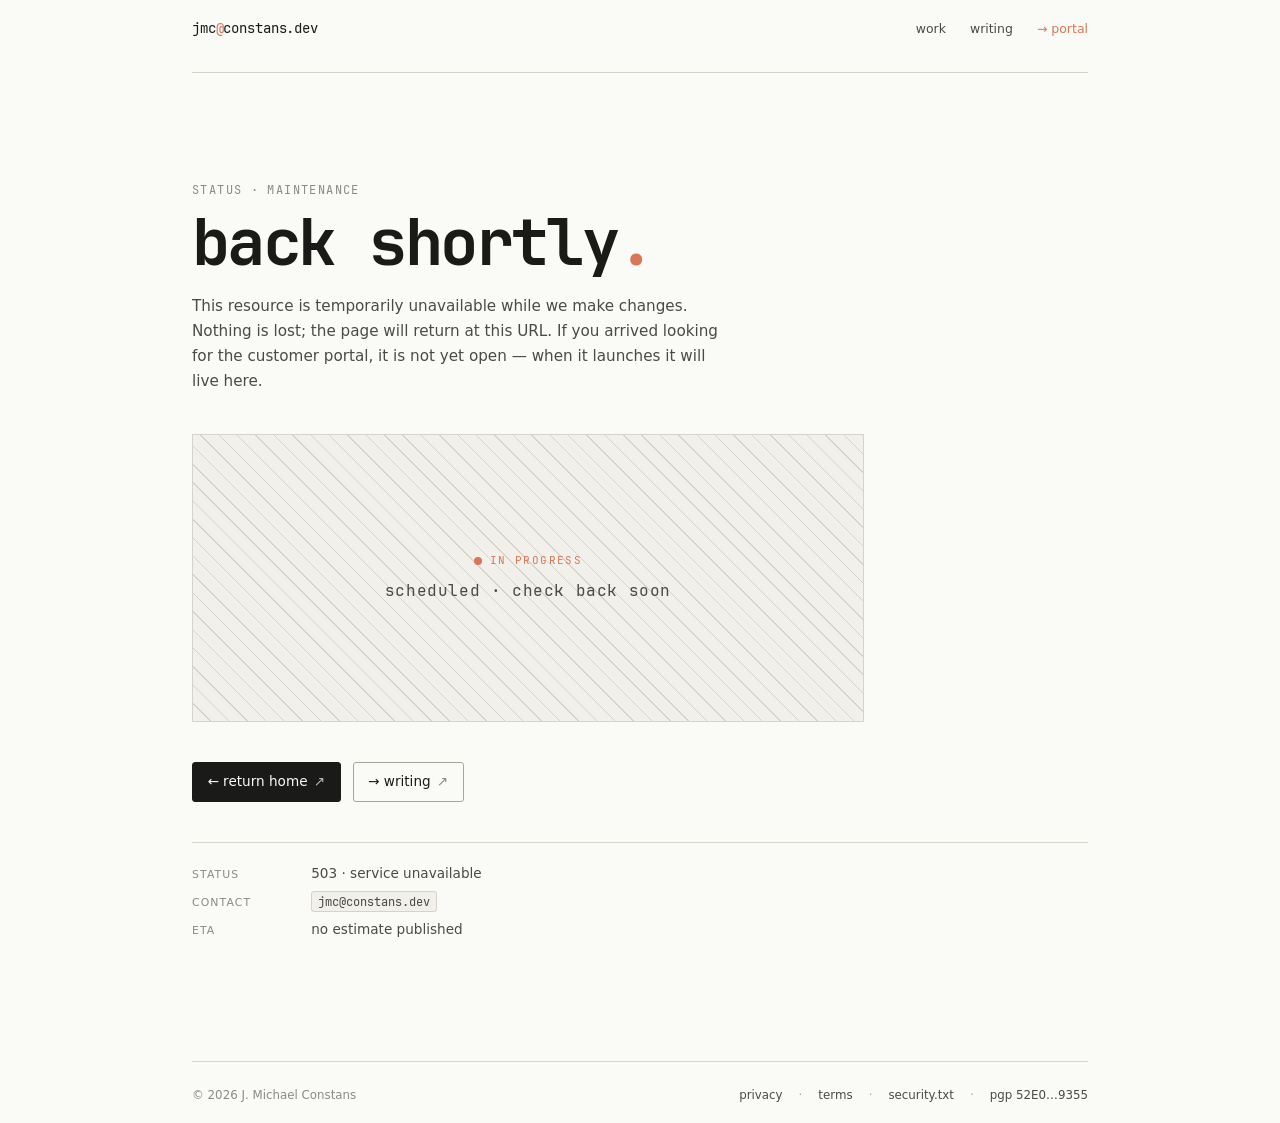
<file: maintenance.html>
<!DOCTYPE html>
<html lang="en">
<head>
  <meta charset="UTF-8">
  <meta name="viewport" content="width=device-width, initial-scale=1.0">
  <title>Down for maintenance — J. Michael Constans</title>
  <meta name="description" content="This resource is temporarily unavailable while we make changes.">
  <meta name="author" content="J. Michael Constans">
  <meta name="robots" content="noindex">

  <link rel="icon" href="/favicon.svg" type="image/svg+xml">
  <link rel="stylesheet" href="/site.css">

  <style>
    /* Critical shell — inlined so the page renders correctly even if
       /site.css fails to load. Mirrors the tokens + base chrome from
       site.css. */
    :root {
      --bg: #fafaf7;
      --bg-2: #f1f0eb;
      --fg: #1a1a18;
      --fg-2: #4a4a47;
      --fg-3: #8a8a85;
      --rule: #d5d3cc;
      --rule-strong: #a8a59c;
      --accent: #d97757;
      --font-mono: "JetBrains Mono", ui-monospace, "SFMono-Regular", Consolas, "Liberation Mono", Menlo, monospace;
    }
    @media (prefers-color-scheme: dark) {
      :root {
        --bg: #16161a; --bg-2: #1f1f24;
        --fg: #f4f3ef; --fg-2: #c4c2ba; --fg-3: #7a7872;
        --rule: #2e2e34; --rule-strong: #4a4a52;
        --accent: #e08a6a;
      }
    }
    * { box-sizing: border-box; }
    html, body { margin: 0; padding: 0; }
    body {
      font-family: ui-sans-serif, system-ui, -apple-system, "Segoe UI", Roboto, sans-serif;
      font-size: 15px; line-height: 1.6;
      background: var(--bg); color: var(--fg);
      -webkit-font-smoothing: antialiased;
    }
    .page { max-width: 60rem; margin: 0 auto; padding: 2vh 2rem; }
    a { color: var(--fg); text-decoration: none; border-bottom: 1px dotted var(--rule-strong); transition: color 120ms, border-color 120ms; }
    a:hover { color: var(--accent); border-bottom-color: var(--accent); }
    a.naked { border-bottom: 0; }
    .dot { color: var(--accent); }
    header.top {
      display: flex; justify-content: space-between; align-items: baseline;
      padding-bottom: 2rem; margin-bottom: 4vh;
      border-bottom: 1px solid var(--rule); flex-wrap: wrap;
    }
    header.top .id { font-family: var(--font-mono); font-size: 0.85rem; letter-spacing: -0.01em; }
    header.top nav { display: flex; gap: 1.5rem; font-size: 0.78rem; color: var(--fg-3); }
    header.top nav a { border-bottom: 0; color: var(--fg-2); }
    header.top nav a:hover { color: var(--accent); }
    header.top nav a[aria-current="page"] { color: var(--accent); }
    header.top nav a[aria-current="page"]::before { content: "→ "; }
    footer.site {
      margin-top: 6vh; padding-top: 1.5rem; border-top: 1px solid var(--rule);
      display: flex; justify-content: space-between; gap: 1rem; flex-wrap: wrap;
      font-size: 0.74rem; color: var(--fg-3);
    }
    footer.site a { color: var(--fg-2); border-bottom: 0; }
    footer.site a:hover { color: var(--accent); }
    footer.site .sep { color: var(--rule-strong); }
    .act {
      display: inline-flex; align-items: center; gap: 0.4rem;
      font-size: 0.85rem; color: var(--fg);
      border: 1px solid var(--rule-strong); padding: 0.5rem 0.9rem;
      border-radius: 3px; background: var(--bg); text-decoration: none;
    }
    .act:hover { color: var(--accent); border-color: var(--accent); }
    .act.primary { background: var(--fg); color: var(--bg); border-color: var(--fg); }
    .act.primary:hover { background: var(--accent); border-color: var(--accent); color: var(--bg); }
    .act .arr { color: var(--fg-3); }
    .act.primary .arr { color: color-mix(in oklab, var(--bg) 70%, transparent); }
    .act:hover .arr { color: var(--accent); }
    .act.primary:hover .arr { color: var(--bg); }

    /* Page-local styles. These will move into the DS when we lift it. */
    .maint {
      padding: clamp(2rem, 8vh, 6rem) 0 clamp(2rem, 6vh, 4rem);
    }
    .maint .kicker {
      font-family: var(--font-mono);
      font-size: 0.72rem;
      letter-spacing: 0.12em;
      text-transform: uppercase;
      color: var(--fg-3);
      margin: 0 0 0.75rem;
    }
    .maint h1 {
      margin: 0 0 1.25rem;
      font-family: var(--font-mono);
      font-weight: 700;
      font-size: clamp(2.25rem, 6vw, 4rem);
      letter-spacing: -0.04em;
      line-height: 0.98;
      max-width: 14ch;
      text-wrap: balance;
    }
    .maint .lede {
      max-width: 56ch;
      font-size: clamp(0.95rem, 1.05vw, 1.05rem);
      line-height: 1.65;
      color: var(--fg-2);
      margin: 0 0 2rem;
    }
    .signal {
      margin: 2.5rem 0;
      background: repeating-linear-gradient(45deg, var(--bg-2) 0 12px, var(--rule) 12px 13px);
      border: 1px solid var(--rule);
      aspect-ratio: 21 / 9;
      max-height: 18rem;
      display: flex; flex-direction: column;
      align-items: center; justify-content: center;
      gap: 0.5rem;
      font-family: var(--font-mono);
      color: var(--fg-3);
      letter-spacing: 0.04em;
      padding: 1rem;
      text-align: center;
    }
    .signal .signal-status {
      font-size: 0.7rem; text-transform: uppercase; letter-spacing: 0.12em;
      color: var(--accent);
      display: inline-flex; align-items: center; gap: 0.5rem;
    }
    /* Slow blink for the status dot — readable, not annoying. */
    .signal .signal-status::before {
      content: "";
      display: inline-block;
      width: 0.5rem; height: 0.5rem;
      border-radius: 50%;
      background: var(--accent);
      animation: blink 2s ease-in-out infinite;
    }
    @keyframes blink {
      0%, 100% { opacity: 1; }
      50% { opacity: 0.25; }
    }
    .signal .signal-line {
      font-size: clamp(0.85rem, 1.4vw, 1rem);
      color: var(--fg-2);
    }
    .maint .actions {
      display: flex; flex-wrap: wrap; gap: 0.75rem;
      margin: 0 0 2.5rem;
    }
    .maint .meta-row {
      border-top: 1px solid var(--rule);
      padding-top: 1.25rem;
      font-size: 0.78rem;
      color: var(--fg-3);
      display: grid;
      grid-template-columns: max-content 1fr;
      gap: 0.4rem 1.25rem;
      align-items: baseline;
    }
    .maint .meta-row .l {
      text-transform: uppercase;
      letter-spacing: 0.1em;
      font-size: 0.68rem;
      color: var(--fg-3);
    }
    .maint .meta-row .v { color: var(--fg-2); font-size: 0.85rem; }
    .maint .meta-row .v code {
      font-family: var(--font-mono);
      background: var(--bg-2);
      border: 1px solid var(--rule);
      padding: 1px 6px;
      border-radius: 3px;
      font-size: 0.78rem;
    }
  </style>
</head>
<body>
  <div class="page">

    <header class="top">
      <div class="id"><a href="/" class="naked">jmc<span class="dot">@</span>constans.dev</a></div>
      <nav>
        <a href="/projects/">work</a>
        <a href="/writing/">writing</a>
        <a href="/maintenance.html" aria-current="page">portal</a>
      </nav>
    </header>

    <main>
      <section class="maint" aria-labelledby="maint-title">
        <p class="kicker">status · maintenance</p>
        <h1 id="maint-title">back shortly<span class="dot">.</span></h1>
        <p class="lede">This resource is temporarily unavailable while we make changes. Nothing is lost; the page will return at this URL. If you arrived looking for the customer portal, it is not yet open — when it launches it will live here.</p>

        <div class="signal" role="img" aria-label="Maintenance in progress indicator">
          <span class="signal-status">in progress</span>
          <span class="signal-line">scheduled · check back soon</span>
        </div>

        <div class="actions">
          <a class="act primary" href="/">← return home <span class="arr">↗</span></a>
          <a class="act" href="/writing/">→ writing <span class="arr">↗</span></a>
        </div>

        <dl class="meta-row">
          <dt class="l">status</dt><dd class="v">503 · service unavailable</dd>
          <dt class="l">contact</dt><dd class="v"><code>jmc@constans.dev</code></dd>
          <dt class="l">eta</dt><dd class="v">no estimate published</dd>
        </dl>
      </section>
    </main>

    <footer class="site">
      <div class="lf">© 2026 J. Michael Constans</div>
      <div class="rt">
        <a href="/terms/privacy-policy/">privacy</a>
        <span class="sep">·</span>
        <a href="/terms/t-o-s/">terms</a>
        <span class="sep">·</span>
        <a href="/security/policy.txt">security.txt</a>
        <span class="sep">·</span>
        <a href="/publickey/">pgp 52E0…9355</a>
      </div>
    </footer>

  </div>
</body>
</html>
</file>
<file: site.css>
/* ============================================================
   constans.dev — production styles
   Plain CSS, monospace + terracotta, light/dark via prefers-color-scheme.
   ============================================================ */

@font-face {
  font-family: "JetBrains Mono";
  src: url("/fonts/JetBrainsMono-Regular.woff2") format("woff2");
  font-weight: 400;
  font-style: normal;
  font-display: swap;
}
@font-face {
  font-family: "JetBrains Mono";
  src: url("/fonts/JetBrainsMono-Medium.woff2") format("woff2");
  font-weight: 500;
  font-style: normal;
  font-display: swap;
}
@font-face {
  font-family: "JetBrains Mono";
  src: url("/fonts/JetBrainsMono-SemiBold.woff2") format("woff2");
  font-weight: 600;
  font-style: normal;
  font-display: swap;
}
@font-face {
  font-family: "JetBrains Mono";
  src: url("/fonts/JetBrainsMono-Bold.woff2") format("woff2");
  font-weight: 700;
  font-style: normal;
  font-display: swap;
}

:root {
  --bg: #fafaf7;
  --bg-2: #f1f0eb;
  --fg: #1a1a18;
  --fg-2: #4a4a47;
  --fg-3: #8a8a85;
  --rule: #d5d3cc;
  --rule-strong: #a8a59c;
  --accent: #d97757;

  --font-mono: "JetBrains Mono", ui-monospace, "SFMono-Regular", Consolas, "Liberation Mono", Menlo, monospace;
  --measure: 60ch;
}

@media (prefers-color-scheme: dark) {
  :root {
    --bg: #16161a;
    --bg-2: #1f1f24;
    --fg: #f4f3ef;
    --fg-2: #c4c2ba;
    --fg-3: #7a7872;
    --rule: #2e2e34;
    --rule-strong: #4a4a52;
    --accent: #e08a6a;
  }
}

* { box-sizing: border-box; }
html, body { margin: 0; padding: 0; }

body {
  font-family: var(--font-mono);
  font-size: 15px;
  line-height: 1.6;
  background: var(--bg);
  color: var(--fg);
  -webkit-font-smoothing: antialiased;
  text-rendering: optimizeLegibility;
}

a {
  color: var(--fg);
  text-decoration: none;
  border-bottom: 1px dotted var(--rule-strong);
  transition: color 120ms, border-color 120ms;
}
a:hover { color: var(--accent); border-bottom-color: var(--accent); }
a.naked { border-bottom: 0; }
a.naked:hover { color: var(--accent); }

/* Accent period (the design signature) */
.dot { color: var(--accent); }

::selection { background: var(--accent); color: var(--bg); }

/* Tag pill — used in project meta, paper meta, blog meta, etc. */
.tag {
  display: inline-block;
  font-family: var(--font-mono);
  font-size: 0.72rem;
  letter-spacing: 0.02em;
  color: var(--fg-2);
  background: var(--bg-2);
  border: 1px solid var(--rule);
  padding: 1px 7px;
  border-radius: 3px;
  margin-right: 4px;
}

/* Page shell */
.page {
  max-width: 1100px;
  margin: 0 auto;
  padding: 4vh clamp(1.25rem, 4vw, 3rem) 6vh;
  display: flex;
  flex-direction: column;
  min-height: 100vh;
}

/* Top nav: small mono links, unobtrusive */
header.top {
  display: flex;
  align-items: baseline;
  justify-content: space-between;
  gap: 2rem;
  padding-bottom: 2rem;
  margin-bottom: 4vh;
  border-bottom: 1px solid var(--rule);
  flex-wrap: wrap;
}
header.top .id {
  font-size: 0.85rem;
  letter-spacing: -0.01em;
  color: var(--fg);
}
header.top .id a { border: 0; }
header.top nav {
  display: flex;
  gap: 1.5rem;
  font-size: 0.78rem;
  color: var(--fg-3);
}
header.top nav a {
  border-bottom: 0;
  color: var(--fg-2);
}
header.top nav a:hover { color: var(--accent); }
header.top nav a[aria-current="page"] { color: var(--accent); }
header.top nav a[aria-current="page"]::before { content: "→ "; }

/* Main content area */
main { flex: 1; }

/* Footer */
footer.site {
  margin-top: 6vh;
  padding-top: 1.5rem;
  border-top: 1px solid var(--rule);
  display: flex;
  justify-content: space-between;
  gap: 1rem;
  flex-wrap: wrap;
  font-size: 0.74rem;
  color: var(--fg-3);
}
footer.site a { color: var(--fg-2); border-bottom: 0; }
footer.site a:hover { color: var(--accent); }
footer.site .lf, footer.site .rt { display: flex; gap: 1rem; flex-wrap: wrap; }
footer.site .sep { color: var(--rule-strong); }

/* ============================================================
   Home page (hero-only)
   ============================================================ */
.home {
  display: grid;
  grid-template-columns: 1.4fr 1fr;
  gap: 3rem;
  align-items: end;
  padding: clamp(2rem, 8vh, 6rem) 0 clamp(2rem, 6vh, 4rem);
  border-bottom: 2px solid var(--fg);
}
/* Tighten punctuation space inside monospace lockups */
.home .name-block h1 .dot {
  display: inline-block;
  margin-left: -0.13em;
  margin-right: 0.05em;
}
.home .name-block h1 .k-el {
  display: inline-block; /* Required for transform or margin offsets to render reliably */
  margin-right: -0.15em; /* Adjust this value to control the depth of the overlap */
}
.home .name-block h1 {
    font-kerning: normal;
    text-rendering: optimizeLegibility;
    font-feature-settings: "kern" 1, "liga" 1;
    margin: 0;
    font-family: var(--font-mono);
    font-weight: 700;
    font-size: clamp(2.6rem, 7.2vw, 5.5rem);
    line-height: 0.95;
    letter-spacing: -0.04em;
    color: var(--fg);
}
.home .name-block h1 .l1 {
    display: block;
/*    font-size: 0.9em; */
}
.home .name-block h1 .l2 {
    display: block;
    /* Scale line 2 so 9ch and 10ch anturally align without forcing tracking */
    letter-spacing: -0.04; /* Match parent tracking */
}
/* Kern "Constans." to match the width of "J. Michael" (10ch vs 9ch) */
/* .home .name-block h1 .l2 { letter-spacing: calc(1ch / 8 - 0.04em); } */

.home .side {
  display: flex;
  flex-direction: column;
  gap: 1.5rem;
  padding-bottom: 0.5rem;
}
.home .lede {
  margin: 0;
  font-size: clamp(0.95rem, 1.05vw, 1.1rem);
  line-height: 1.55;
  color: var(--fg-2);
  text-wrap: balance;
  max-width: 38ch;
}
.home .socials {
  display: flex;
  gap: 0.4rem;
  flex-wrap: wrap;
}
.home .socials a {
  font-size: 0.78rem;
  color: var(--fg-2);
  border: 1px solid var(--rule-strong);
  border-bottom: 1px solid var(--rule-strong);
  padding: 0.35rem 0.75rem;
  border-radius: 2px;
}
.home .socials a:hover { color: var(--accent); border-color: var(--accent); }

/* Below the rule: tiny way-finding to subpages */
.home-nav {
  padding: 2.5rem 0 0;
  display: flex;
  gap: 2.5rem;
  flex-wrap: wrap;
}
.home-nav a {
  font-size: 0.92rem;
  color: var(--fg-2);
  border-bottom: 0;
  display: flex;
  align-items: baseline;
  gap: 0.6rem;
}
.home-nav a::before {
  content: "→";
  color: var(--accent);
  transition: transform 150ms;
}
.home-nav a:hover { color: var(--accent); }
.home-nav a:hover::before { transform: translateX(2px); }
.home-nav a .ctx {
  color: var(--fg-3);
  font-size: 0.78rem;
  margin-left: 0.4rem;
}

@media (max-width: 720px) {
  .home { grid-template-columns: 1fr; gap: 2rem; align-items: start; }
  .home-nav { gap: 1rem; flex-direction: column; }
  .home .side { padding-bottom: 0; }
  header.top { gap: 1rem; }
  header.top nav { gap: 0.9rem; font-size: 0.72rem; }
}

/* ============================================================
   Generic subpage chrome (page title, prose)
   ============================================================ */
.page-title {
  font-family: var(--font-mono);
  font-weight: 700;
  font-size: clamp(2rem, 5vw, 3.5rem);
  letter-spacing: -0.03em;
  line-height: 1;
  margin: 1rem 0 0.5rem;
  color: var(--fg);
}
.page-title .dot { color: var(--accent); }
.page-sub {
  font-size: 0.78rem;
  color: var(--fg-3);
  letter-spacing: 0.08em;
  text-transform: uppercase;
  margin: 0 0 3rem;
}
.page-content {
    max-width: 65;
    line-height: 1.6;
}

/* ============================================================
   /projects — project entries
   ============================================================ */
.proj-list {
  display: flex;
  flex-direction: column;
}
.proj-entry {
  display: grid;
  grid-template-columns: 1fr 220px;
  gap: 2rem;
  padding: 2rem 0;
  border-top: 1px solid var(--rule);
}
.proj-entry:last-child { border-bottom: 1px solid var(--rule); }
.proj-entry h2 {
  margin: 0 0 0.5rem;
  font-family: var(--font-mono);
  font-weight: 600;
  font-size: 1.4rem;
  letter-spacing: -0.02em;
}
.proj-entry h2 a { border: 0; }
.proj-entry h2 a::after { content: " ↗"; color: var(--fg-3); font-size: 0.85em; }
.proj-entry h2 a:hover::after { color: var(--accent); }
.proj-entry p { margin: 0 0 1rem; color: var(--fg-2); font-size: 0.92rem; line-height: 1.65; max-width: 56ch; }
.proj-entry .meta {
  font-size: 0.72rem;
  color: var(--fg-3);
  letter-spacing: 0.04em;
}
.proj-entry .meta .tag {
  background: var(--bg-2);
  border: 1px solid var(--rule);
  padding: 1px 7px;
  border-radius: 3px;
  margin-right: 4px;
  color: var(--fg-2);
}
.proj-entry .thumb {
  background:
    repeating-linear-gradient(45deg, var(--bg-2) 0 10px, var(--rule) 10px 11px);
  border: 1px solid var(--rule);
  aspect-ratio: 4 / 3;
  display: flex;
  align-items: center;
  justify-content: center;
  color: var(--fg-3);
  font-size: 0.7rem;
  letter-spacing: 0.08em;
  text-transform: uppercase;
}
@media (max-width: 720px) {
  .proj-entry { grid-template-columns: 1fr; gap: 1rem; }
}

/* ============================================================
   /blog — post index
   ============================================================ */
.post-index { display: flex; flex-direction: column; }
.post-row {
  display: grid;
  grid-template-columns: 7rem 1fr;
  gap: 1.5rem;
  padding: 1.25rem 0;
  border-top: 1px solid var(--rule);
  align-items: baseline;
  color: inherit;
  border-bottom: 0;
}
.post-row:last-child { border-bottom: 1px solid var(--rule); }
.post-row .date { font-size: 0.78rem; color: var(--fg-3); letter-spacing: 0.04em; }
.post-row .title { font-size: 1.05rem; letter-spacing: -0.01em; }
.post-row:hover .title { color: var(--accent); }
.post-row p.excerpt { margin: 0.35rem 0 0; color: var(--fg-2); font-size: 0.88rem; max-width: 64ch; }

/* ============================================================
   /papers — index + detail
   ============================================================ */

/* shared action button used on paper pages */
.act-row {
  display: flex;
  gap: 0.5rem;
  flex-wrap: wrap;
  margin: 1.25rem 0;
}
.act {
  display: inline-flex;
  align-items: baseline;
  gap: 0.4rem;
  font-size: 0.85rem;
  color: var(--fg);
  border: 1px solid var(--rule-strong);
  padding: 0.5rem 0.9rem;
  border-radius: 3px;
  background: var(--bg);
  text-decoration: none;
}
.act:hover { color: var(--accent); border-color: var(--accent); }
.act.primary {
  background: var(--fg);
  color: var(--bg);
  border-color: var(--fg);
}
.act.primary:hover { background: var(--accent); border-color: var(--accent); color: var(--bg); }
.act .arr { color: var(--fg-3); }
.act.primary .arr { color: color-mix(in oklab, var(--bg) 70%, transparent); }
.act:hover .arr { color: var(--accent); }
.act.primary:hover .arr { color: var(--bg); }

/* Single paper detail */
.paper {
  max-width: 68ch;
  margin: 0 auto;
}
.paper .paper-head {
  padding: 1rem 0 2rem;
  border-bottom: 1px solid var(--rule);
  margin-bottom: 2rem;
}
.paper .paper-kicker {
  font-size: 0.72rem; color: var(--fg-3);
  letter-spacing: 0.12em; text-transform: uppercase;
  margin: 0 0 0.75rem;
}
.paper .paper-head h1 {
  margin: 0 0 1rem;
  font-family: var(--font-mono);
  font-weight: 700;
  font-size: clamp(1.6rem, 3.6vw, 2.4rem);
  line-height: 1.15;
  letter-spacing: -0.03em;
  text-wrap: balance;
}
.paper .paper-meta {
  display: flex; flex-wrap: wrap; gap: 0.4rem 1.25rem;
  font-size: 0.78rem; color: var(--fg-2);
  margin: 0;
}
.paper .paper-meta .l { color: var(--fg-3); margin-right: 0.4rem; text-transform: uppercase; letter-spacing: 0.08em; font-size: 0.7rem; }
.paper .abstract h2 {
  font-family: var(--font-mono); font-weight: 600;
  font-size: 0.72rem; text-transform: uppercase; letter-spacing: 0.12em;
  color: var(--fg-3); margin: 0 0 0.75rem;
}
.paper .abstract p {
  margin: 0 0 1rem;
  font-size: 1rem; line-height: 1.7; color: var(--fg);
}
.paper details.bib {
  margin-top: 2rem;
  border-top: 1px solid var(--rule);
  padding-top: 1rem;
}
.paper details.bib summary {
  cursor: pointer;
  font-size: 0.78rem; color: var(--fg-2);
  letter-spacing: 0.04em;
  list-style: none;
}
.paper details.bib summary::-webkit-details-marker { display: none; }
.paper details.bib summary::before {
  content: "▸ "; color: var(--accent);
}
.paper details.bib[open] summary::before { content: "▾ "; }
.paper details.bib pre {
  margin: 0.75rem 0 0;
  background: var(--bg-2);
  border: 1px solid var(--rule);
  border-radius: 4px;
  padding: 0.9rem 1rem;
  font-size: 0.78rem;
  overflow-x: auto;
}

/* ============================================================
   /blog/[post] — single post template
   ============================================================ */
.post {
  max-width: 68ch;
  margin: 0 auto;
}
.post header.post-head {
  padding: 1rem 0 3rem;
  border-bottom: 1px solid var(--rule);
  margin-bottom: 2.5rem;
}
.post header.post-head .post-date {
  font-size: 0.78rem;
  letter-spacing: 0.08em;
  text-transform: uppercase;
  color: var(--fg-3);
  margin: 0 0 0.75rem;
}
.post header.post-head h1 {
  margin: 0;
  font-family: var(--font-mono);
  font-weight: 700;
  font-size: clamp(1.8rem, 4vw, 2.6rem);
  line-height: 1.15;
  letter-spacing: -0.03em;
  text-wrap: balance;
}
.post .post-body {
  font-size: 1rem;
  line-height: 1.7;
  color: var(--fg);
}
.post .post-body p { margin: 0 0 1.25rem; }
.post .post-body p:first-child::first-letter { color: var(--accent); }
.post .post-body blockquote {
  margin: 1.5rem 0;
  padding: 0.25rem 0 0.25rem 1.5rem;
  border-left: 2px solid var(--accent);
  color: var(--fg-2);
  font-style: normal;
}
.post .post-body blockquote p:last-child { margin-bottom: 0; }
.post .post-body h2 {
  font-size: 1.2rem;
  margin: 2rem 0 0.75rem;
  letter-spacing: -0.01em;
}
.post .post-body code {
  background: var(--bg-2);
  border: 1px solid var(--rule);
  padding: 0 4px;
  border-radius: 3px;
  font-size: 0.9em;
}
.post .post-body pre {
  background: var(--bg-2);
  border: 1px solid var(--rule);
  border-radius: 4px;
  padding: 1rem;
  overflow-x: auto;
  font-size: 0.85rem;
}
/* KaTeX (data.math posts): keep inline formulas on one line — KaTeX
   otherwise allows breaks after relations/operators like \to and =.
   Display formulas scroll instead of overflowing on narrow screens. */
.post .post-body .katex { white-space: nowrap; }
.post .post-body .katex-display {
  overflow-x: auto;
  overflow-y: hidden;
  padding-block: 0.25em;
}
.post .post-foot {
  margin-top: 3rem;
  padding-top: 1.5rem;
  border-top: 1px solid var(--rule);
  display: flex;
  justify-content: space-between;
  font-size: 0.78rem;
  color: var(--fg-3);
}
.post .post-foot a { border-bottom: 0; color: var(--fg-2); }
.post .post-foot a:hover { color: var(--accent); }

/* ============================================================
   /writing — mixed feed (papers + notes) + kind badge
   ============================================================ */
.w-mixed { display: flex; flex-direction: column; }
.w-mixed .row {
  display: grid;
  grid-template-columns: 5.5rem 1fr;
  gap: 1.5rem;
  padding: 1rem 0;
  border-top: 1px solid var(--rule);
  color: inherit;
  border-bottom: 0;
  align-items: baseline;
}
.w-mixed .row:last-child { border-bottom: 1px solid var(--rule); }
.w-mixed .row .date {
  font-size: 0.78rem;
  color: var(--fg-3);
  letter-spacing: 0.04em;
}
.w-mixed .row .title { font-size: 1rem; line-height: 1.35; }
.feed-link { margin-top: 2rem; color: var(--fg-3); font-size: 0.78rem; }
.w-mixed .row:hover .title { color: var(--accent); }
.w-mixed .row p {
  margin: 0.35rem 0 0;
  color: var(--fg-2);
  font-size: 0.88rem;
  max-width: 64ch;
  line-height: 1.55;
}

/* Kind badge ([note] / [paper]) */
.kind {
  display: inline-block;
  font-family: var(--font-mono);
  font-size: 0.66rem;
  text-transform: uppercase;
  letter-spacing: 0.12em;
  padding: 1px 7px;
  border-radius: 3px;
  border: 1px solid var(--rule);
  background: var(--bg-2);
  color: var(--fg-2);
  vertical-align: 1px;
  margin-right: 0.5rem;
}
.kind.paper {
  border-color: var(--accent);
  color: var(--accent);
  background: transparent;
}

/* ============================================================
   Single note / paper layout with sticky side meta
   ============================================================ */
.post-sidekick {
  display: grid;
  grid-template-columns: 11rem 1fr;
  gap: 3rem;
  max-width: 980px;
  margin: 0 auto;
}
.post-sidekick aside.meta {
  position: sticky;
  top: 2rem;
  align-self: start;
  font-size: 0.78rem;
  color: var(--fg-3);
  display: flex;
  flex-direction: column;
  gap: 0.8rem;
  padding-top: 0.5rem;
}
.post-sidekick aside.meta .row {
  /* Override .w-mixed .row grid that might cascade — sidebar rows are simple flex */
  display: block;
  padding: 0;
  border: 0;
  grid-template-columns: none;
}
.post-sidekick aside.meta .row .l {
  display: block;
  text-transform: uppercase;
  letter-spacing: 0.1em;
  font-size: 0.68rem;
  color: var(--fg-3);
}
.post-sidekick aside.meta .row .v { color: var(--fg-2); font-size: 0.85rem; }
.post-sidekick aside.meta .row .v a { color: var(--fg-2); border-bottom-style: dotted; }
.post-sidekick aside.meta .row .v a:hover { color: var(--accent); }
.post-sidekick aside.meta .row .v-accent { color: var(--accent); }
.post-sidekick aside.meta .row-pdf { margin-top: 0.5rem; }
.act-sm { font-size: 0.78rem; padding: 0.4rem 0.8rem; }
.post-sidekick .post { margin: 0; max-width: 60ch; }
.post-sidekick .post header.post-head h1 { margin-top: 0.5rem; }
.post-sidekick .paper { margin: 0; max-width: 60ch; }

@media (max-width: 760px) {
  .post-sidekick { grid-template-columns: 1fr; gap: 1rem; }
  .post-sidekick aside.meta {
    position: static;
    flex-direction: row;
    flex-wrap: wrap;
    gap: 1rem;
  }
}


/* ============================================================
   /projects — case-study cards (the v2 variant we shipped)
   ============================================================ */
.proj-cases { display: flex; flex-direction: column; gap: 3rem; }
.case .case-thumb {
  background: repeating-linear-gradient(45deg, var(--bg-2) 0 12px, var(--rule) 12px 13px);
  border: 1px solid var(--rule);
  aspect-ratio: 21 / 9;
  display: flex;
  align-items: center;
  justify-content: center;
  color: var(--fg-3);
  font-size: 0.72rem;
  letter-spacing: 0.08em;
  text-transform: uppercase;
  margin-bottom: 1.25rem;
  overflow: hidden;
}
.case .case-thumb:has(img) {
  background: none;
  aspect-ratio: auto;
    padding: 0;
    width: 100%;
    max-width: 400px;
}
.case .case-thumb img {
  display: block;
  width: 100%;
  height: auto;
}
.case .case-meta {
  display: flex;
  justify-content: space-between;
  font-size: 0.72rem;
  color: var(--fg-3);
  letter-spacing: 0.04em;
  margin-bottom: 0.5rem;
}
.case h2 {
  margin: 0 0 0.75rem;
  font-family: var(--font-mono);
  font-weight: 700;
  font-size: clamp(1.5rem, 3vw, 2.1rem);
  letter-spacing: -0.03em;
  line-height: 1.05;
}
.case h2 a { border: 0; }
.case h2 a::after { content: " ↗"; color: var(--fg-3); font-size: 0.7em; }
.case h2 a:hover::after { color: var(--accent); }
.case p.body {
  margin: 0 0 0.5rem;
  color: var(--fg-2);
  max-width: 64ch;
  font-size: 0.95rem;
  line-height: 1.65;
}
.case .case-tags {
  font-size: 0.72rem;
  color: var(--fg-3);
  margin-top: 0.5rem;
}

/* ============================================================
   /publickey — PGP fingerprint + key block
   ============================================================ */
.pgp-fingerprint {
  color: var(--fg-2);
  font-size: 0.9rem;
  margin: 0 0 1.5rem;
  word-wrap: break-word;
}
.pgp-fingerprint-label {
  display: inline-block;
  font-size: 0.7rem;
  letter-spacing: 0.08em;
  text-transform: uppercase;
  color: var(--fg-3);
  margin-right: 0.6rem;
}
.pgp-fingerprint code {
  font-family: var(--font-mono);
  background: var(--bg-2);
  border: 1px solid var(--rule);
  padding: 0.15rem 0.4rem;
  border-radius: 3px;
  font-size: 0.85rem;
}
.pgp-key {
  background: var(--bg-2);
  border: 1px solid var(--rule);
  border-radius: 3px;
  padding: 1.25rem;
  overflow-x: auto;
  font-family: var(--font-mono);
  font-size: 0.78rem;
  line-height: 1.5;
  color: var(--fg-2);
  margin: 0 0 1.5rem;
}

/* Question mark with accent dot — overlays the glyph's own dot.
   JetBrains Mono 700 metrics: the '?' dot is a 0.17em × 0.13em ellipse
   sitting on the baseline. With line-height: 1 the baseline lands
   0.14em from the inline-block's bottom edge. Defaults add a hair
   of margin so anti-aliased edges of the underlying dot don't peek.

   --qm-x: horizontal nudge (positive = right). Per-instance tweak
   for the rare case where rendering needs a half-pixel correction. */
.qm {
  position: relative;
  display: inline-block;
  line-height: 1;            /* predictable coord system */
  vertical-align: baseline;
}
.qm::after {
  content: "";
  position: absolute;
  left: 50%;
  bottom: var(--qm-bottom, 0.13em);
  width:  var(--qm-w, 0.18em);
  height: var(--qm-h, 0.14em);
  background: var(--accent);
  border-radius: 50%;
  transform: translateX(calc(-50% + var(--qm-x, 0em)));
  pointer-events: none;
}
</file>
